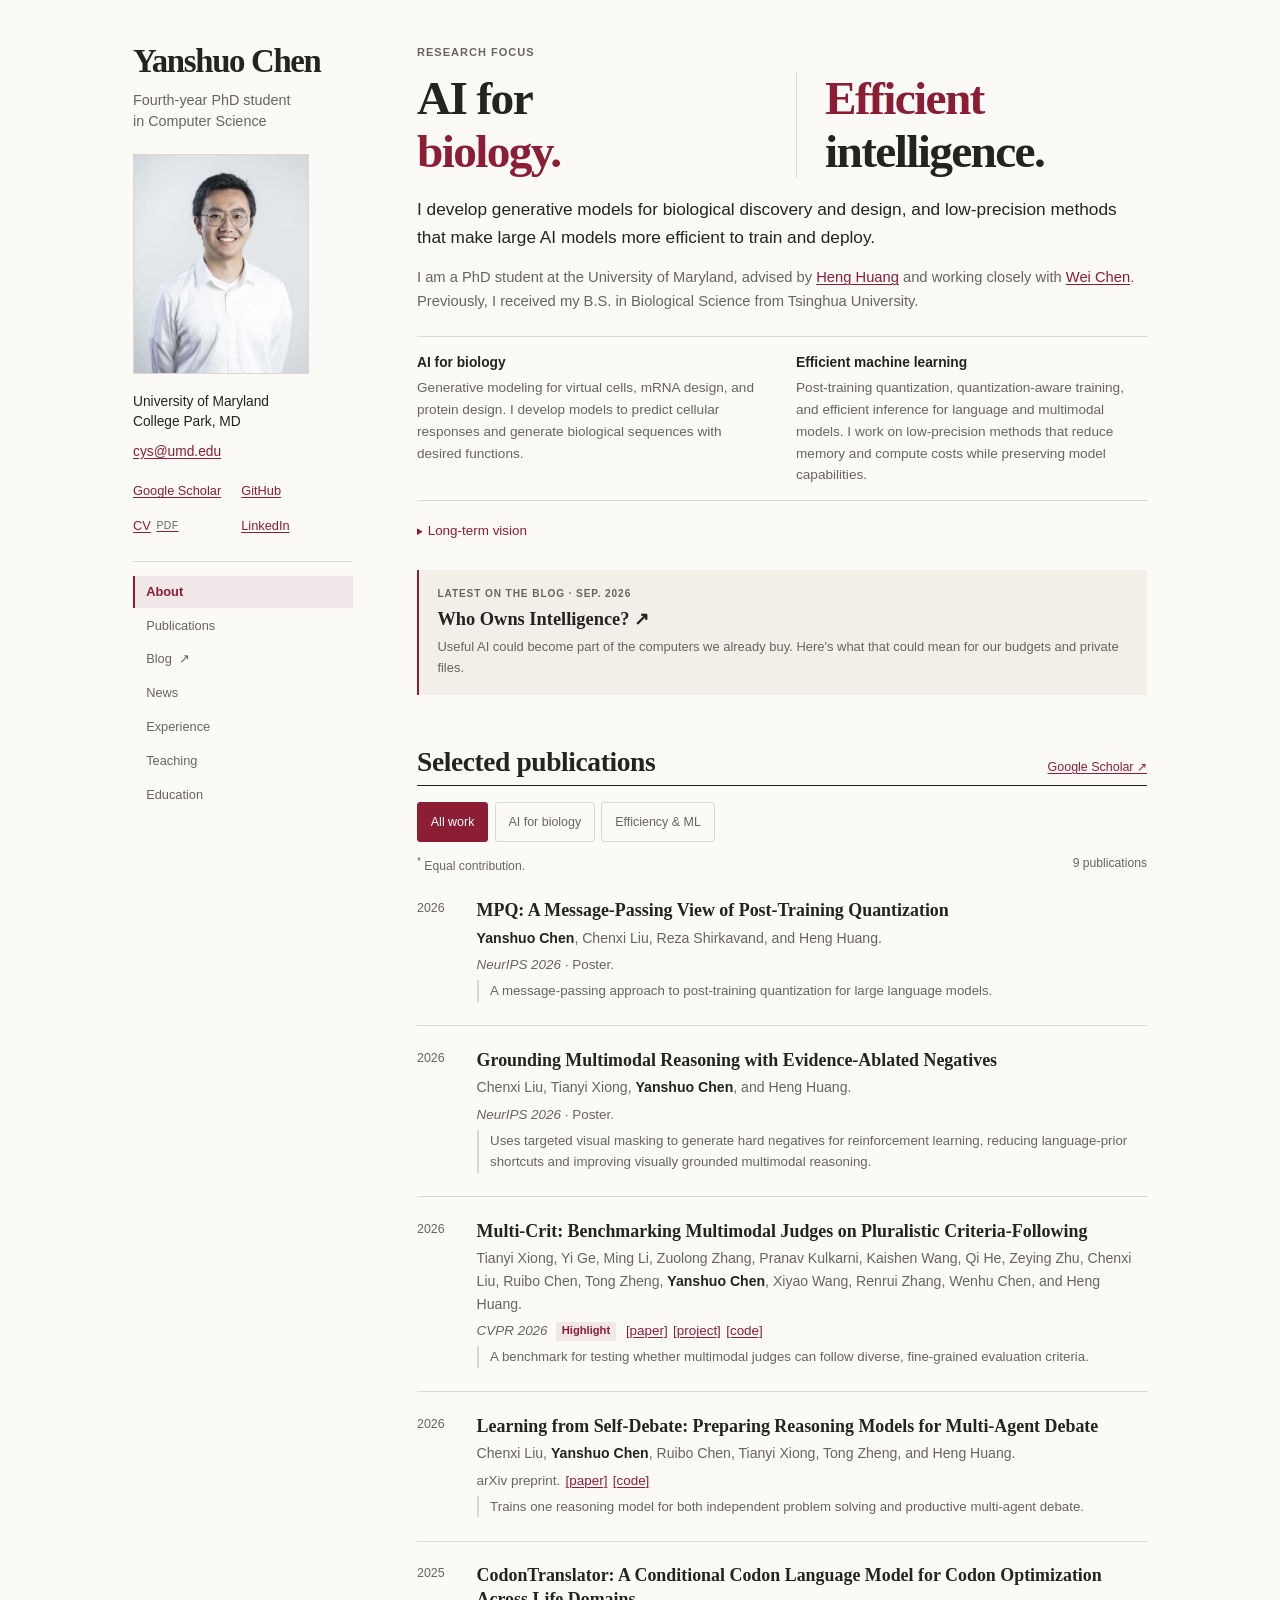
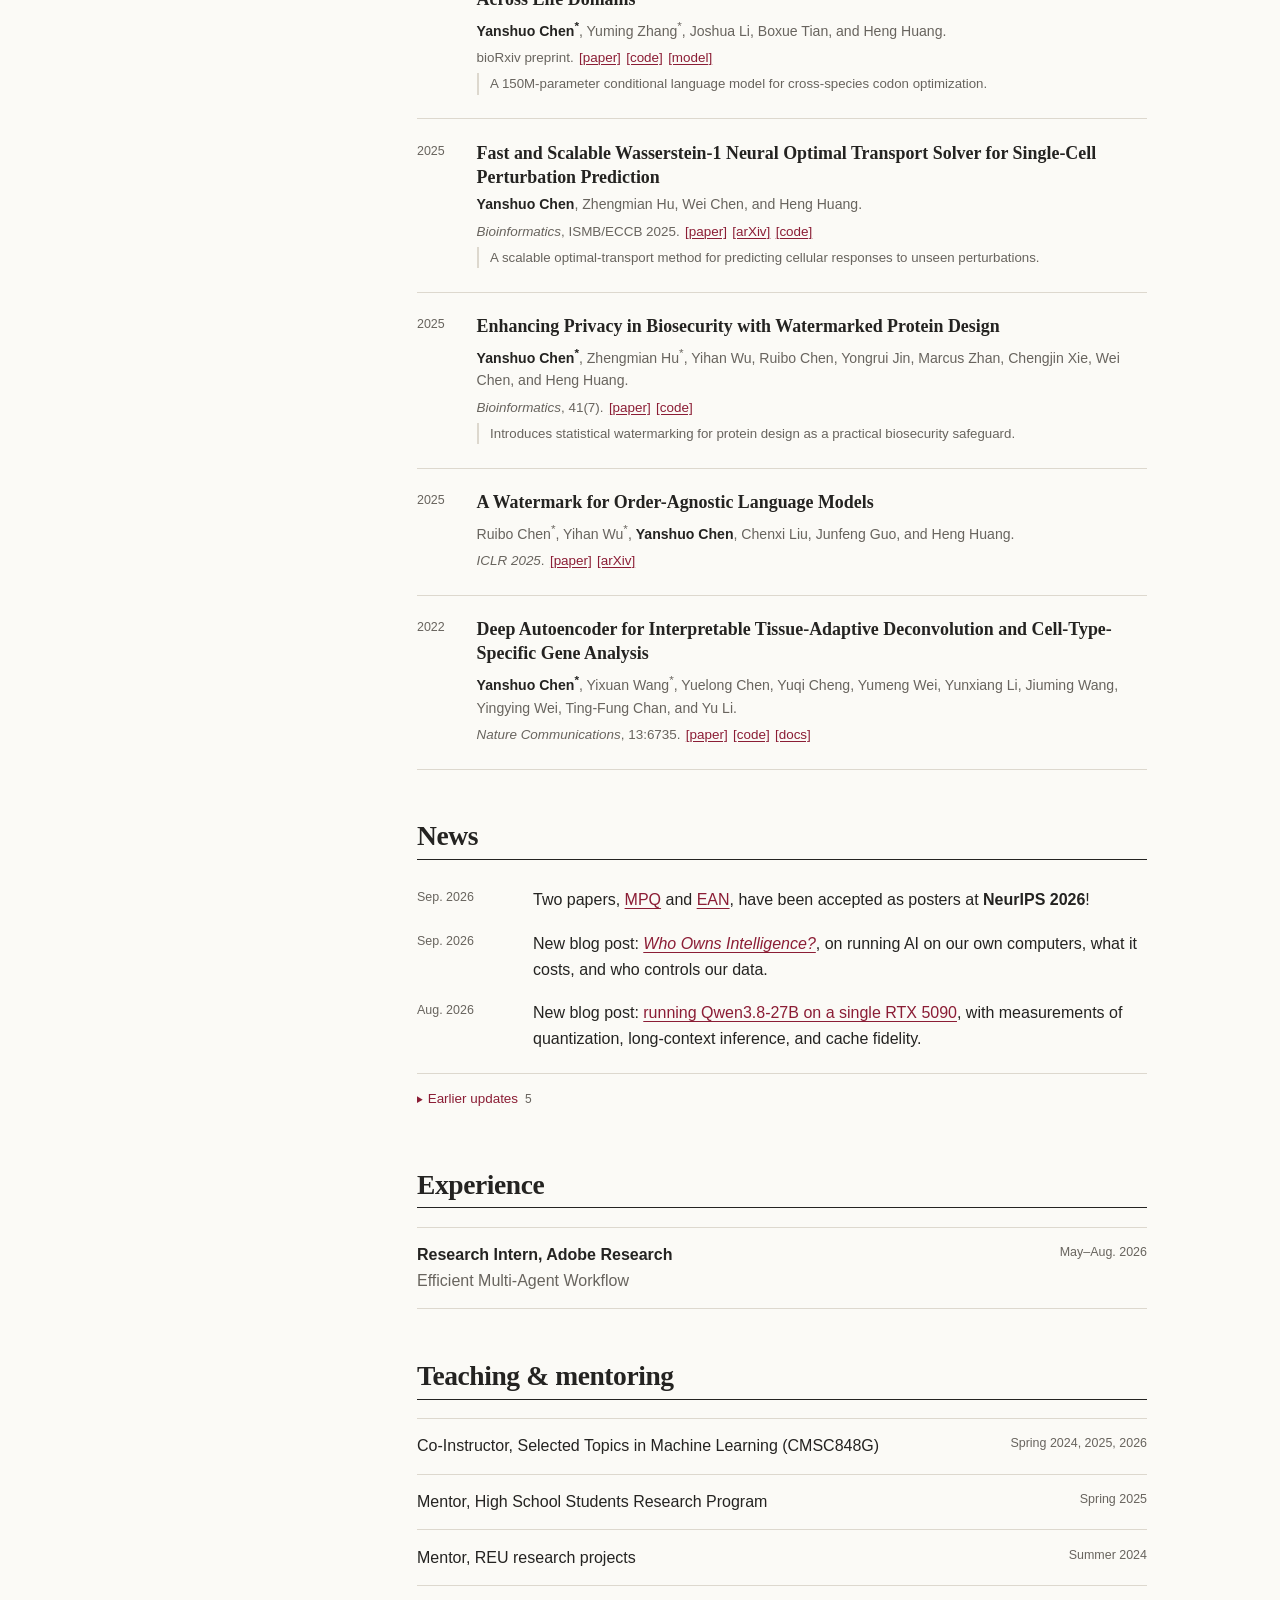
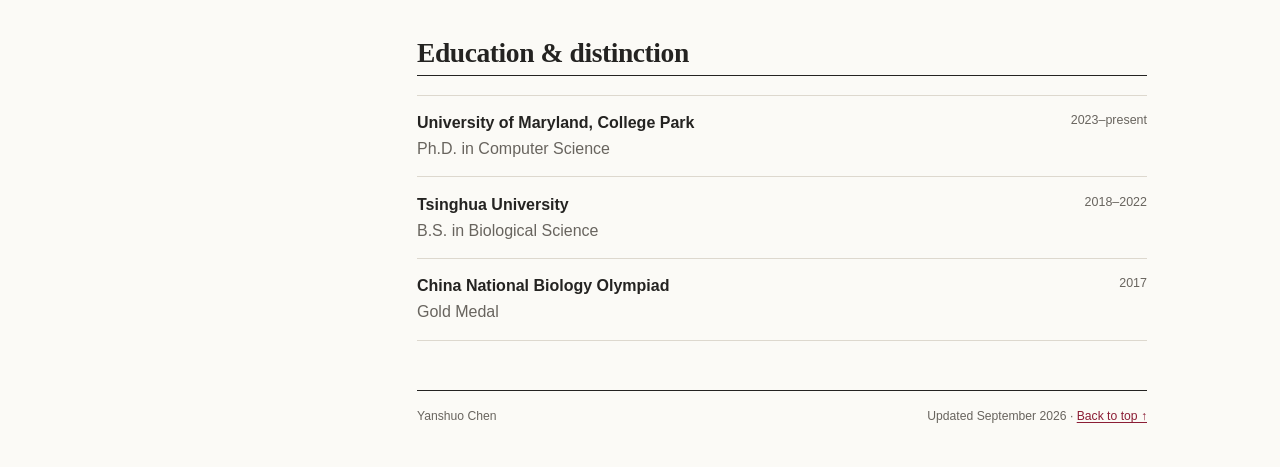
<file: index.html>
<!doctype html>
<html lang="en">
  <head>
    <meta charset="utf-8">
    <meta name="viewport" content="width=device-width, initial-scale=1">
    <meta name="description" content="Yanshuo Chen is a PhD student at the University of Maryland working on generative modeling for biology, post-training quantization, and quantization-aware training. Explore publications, the blog, and academic experience.">
    <meta name="author" content="Yanshuo Chen">
    <meta name="theme-color" content="#fbfaf6">
    <link rel="canonical" href="https://chenyanshuo.com/">
    <title>Yanshuo Chen — AI for Biology &amp; Efficient ML</title>
    <link rel="icon" href="assets/favicon.svg" type="image/svg+xml">
    <link rel="stylesheet" href="css/proposal.css?v=4">
    <script src="js/proposal.js?v=2" defer></script>
  </head>
  <body>
    <a class="skip-link" href="#content">Skip to content</a>

    <div class="page-shell" id="top">
      <aside class="identity-rail" aria-label="Profile and navigation">
        <div class="identity-heading">
          <h1>Yanshuo Chen</h1>
          <p>Fourth-year PhD student<br>in Computer Science</p>
        </div>

        <img class="portrait" src="assets/yanshuo-headshot.webp" alt="Portrait of Yanshuo Chen" width="480" height="720" fetchpriority="high">

        <div class="affiliation">
          <p>University of Maryland<br>College Park, MD</p>
          <a href="mailto:cys@umd.edu">cys@umd.edu</a>
        </div>

        <div class="profile-links" aria-label="Profile links">
          <a href="https://scholar.google.com/citations?user=D7bp1H8AAAAJ&amp;hl=en" target="_blank" rel="noreferrer">Google Scholar</a>
          <a href="https://github.com/poseidonchan" target="_blank" rel="noreferrer">GitHub</a>
          <a href="assets/yanshuo-chen-cv-public.pdf?v=2026-09-27-r2" target="_blank" rel="noreferrer" aria-label="Curriculum vitae (PDF, updated September 2026)">CV <span class="file-label">PDF</span></a>
          <a href="https://www.linkedin.com/in/yanshuo-chen-592a1b254/" target="_blank" rel="noreferrer">LinkedIn</a>
        </div>

        <nav class="section-nav" aria-label="Page sections">
          <a href="#about" aria-current="location">About</a>
          <a href="#publications">Publications</a>
          <a href="blog.html">Blog <span aria-hidden="true">↗</span></a>
          <a href="#news">News</a>
          <a href="#experience">Experience</a>
          <a href="#teaching">Teaching</a>
          <a href="#education">Education</a>
        </nav>
      </aside>

      <main class="content" id="content" tabindex="-1">
        <section class="section about" id="about" aria-labelledby="about-title">
          <p class="eyebrow">Research focus</p>
          <h2 class="research-headline" id="about-title">
            <span class="focus-direction">AI for <span class="focus-line focus-keyword">biology.</span></span>
            <span class="focus-direction"><span class="focus-keyword">Efficient</span> <span class="focus-line">intelligence.</span></span>
          </h2>
          <p class="lead">
            I develop generative models for biological discovery and design, and low-precision methods that make large AI models more efficient to train and deploy.
          </p>
          <p class="bio">
            I am a PhD student at the University of Maryland, advised by
            <a href="https://www.cs.umd.edu/~heng/" target="_blank" rel="noreferrer">Heng Huang</a>
            and working closely with
            <a href="https://www.publichealth.pitt.edu/directory/wei-chen" target="_blank" rel="noreferrer">Wei Chen</a>.
            Previously, I received my B.S. in Biological Science from Tsinghua University.
          </p>

          <h3 class="sr-only">Research interests</h3>
          <dl class="interests">
            <div>
              <dt>AI for biology</dt>
              <dd>Generative modeling for virtual cells, mRNA design, and protein design. I develop models to predict cellular responses and generate biological sequences with desired functions.</dd>
            </div>
            <div>
              <dt>Efficient machine learning</dt>
              <dd>Post-training quantization, quantization-aware training, and efficient inference for language and multimodal models. I work on low-precision methods that reduce memory and compute costs while preserving model capabilities.</dd>
            </div>
          </dl>

          <details class="vision-statement" id="vision">
            <summary>Long-term vision</summary>
            <p>
              My long-term mission is to build a future in which biological systems can be understood and responsibly programmed to improve human life, while intelligence is accessible to everyone. I pursue this vision through two complementary directions: AI for biology, to move from understanding life to designing it responsibly; and efficient machine learning, to pair stronger intelligence with substantially lower inference costs so advanced AI becomes a resource everyone can use.
            </p>
          </details>
          <aside class="latest-note" aria-labelledby="latest-note-title">
            <p class="eyebrow">Latest on the blog <span aria-hidden="true">·</span> <time datetime="2026-09-24">Sep. 2026</time></p>
            <h3 id="latest-note-title"><a href="blog/who-owns-intelligence.html">Who Owns Intelligence? <span aria-hidden="true">↗</span></a></h3>
            <p>Useful AI could become part of the computers we already buy. Here's what that could mean for our budgets and private files.</p>
          </aside>
        </section>

        <section class="section" id="publications" aria-labelledby="publications-title">
          <div class="section-title-row">
            <h2 id="publications-title">Selected publications</h2>
            <a href="https://scholar.google.com/citations?user=D7bp1H8AAAAJ&amp;hl=en" target="_blank" rel="noreferrer">Google Scholar <span aria-hidden="true">↗</span></a>
          </div>
          <div class="publication-filters" role="group" aria-label="Filter publications by research area" hidden>
            <button type="button" data-filter="all" aria-pressed="true" aria-controls="publication-list">All work</button>
            <button type="button" data-filter="biology" aria-pressed="false" aria-controls="publication-list">AI for biology</button>
            <button type="button" data-filter="ml" aria-pressed="false" aria-controls="publication-list">Efficiency &amp; ML</button>
          </div>
          <div class="publication-meta">
            <p class="publication-note"><sup>*</sup> Equal contribution.</p>
            <p class="publication-count" role="status" aria-live="polite" aria-atomic="true" hidden></p>
          </div>

          <ol class="publication-list" id="publication-list" role="list">
            <li class="publication" data-area="ml" id="mpq">
              <span class="publication-year">2026</span>
              <div>
                <h3>MPQ: A Message-Passing View of Post-Training Quantization</h3>
                <p class="authors"><strong>Yanshuo Chen</strong>, Chenxi Liu, Reza Shirkavand, and Heng Huang.</p>
                <p class="venue"><em>NeurIPS 2026</em> · Poster.</p>
                <p class="summary">A message-passing approach to post-training quantization for large language models.</p>
              </div>
            </li>

            <li class="publication" data-area="ml" id="ean">
              <span class="publication-year">2026</span>
              <div>
                <h3>Grounding Multimodal Reasoning with Evidence-Ablated Negatives</h3>
                <p class="authors">Chenxi Liu, Tianyi Xiong, <strong>Yanshuo Chen</strong>, and Heng Huang.</p>
                <p class="venue"><em>NeurIPS 2026</em> · Poster.</p>
                <p class="summary">Uses targeted visual masking to generate hard negatives for reinforcement learning, reducing language-prior shortcuts and improving visually grounded multimodal reasoning.</p>
              </div>
            </li>

            <li class="publication" data-area="ml">
              <span class="publication-year">2026</span>
              <div>
                <h3><a href="https://openaccess.thecvf.com/content/CVPR2026/html/Xiong_Multi-Crit_Benchmarking_Multimodal_Judges_on_Pluralistic_Criteria-Following_CVPR_2026_paper.html" target="_blank" rel="noreferrer">Multi-Crit: Benchmarking Multimodal Judges on Pluralistic Criteria-Following</a></h3>
                <p class="authors">Tianyi Xiong, Yi Ge, Ming Li, Zuolong Zhang, Pranav Kulkarni, Kaishen Wang, Qi He, Zeying Zhu, Chenxi Liu, Ruibo Chen, Tong Zheng, <strong>Yanshuo Chen</strong>, Xiyao Wang, Renrui Zhang, Wenhu Chen, and Heng Huang.</p>
                <p class="venue"><em>CVPR 2026</em> <span class="recognition">Highlight</span> <a href="https://openaccess.thecvf.com/content/CVPR2026/html/Xiong_Multi-Crit_Benchmarking_Multimodal_Judges_on_Pluralistic_Criteria-Following_CVPR_2026_paper.html" target="_blank" rel="noreferrer">[paper]</a> <a href="https://multi-crit.github.io/" target="_blank" rel="noreferrer">[project]</a> <a href="https://github.com/tyxiong23/Multi-Crit" target="_blank" rel="noreferrer">[code]</a></p>
                <p class="summary">A benchmark for testing whether multimodal judges can follow diverse, fine-grained evaluation criteria.</p>
              </div>
            </li>

            <li class="publication" data-area="ml">
              <span class="publication-year">2026</span>
              <div>
                <h3><a href="https://www.arxiv.org/abs/2601.22297" target="_blank" rel="noreferrer">Learning from Self-Debate: Preparing Reasoning Models for Multi-Agent Debate</a></h3>
                <p class="authors">Chenxi Liu, <strong>Yanshuo Chen</strong>, Ruibo Chen, Tianyi Xiong, Tong Zheng, and Heng Huang.</p>
                <p class="venue">arXiv preprint. <a href="https://www.arxiv.org/abs/2601.22297" target="_blank" rel="noreferrer">[paper]</a> <a href="https://github.com/DawnLIU35/SDRL" target="_blank" rel="noreferrer">[code]</a></p>
                <p class="summary">Trains one reasoning model for both independent problem solving and productive multi-agent debate.</p>
              </div>
            </li>

            <li class="publication" data-area="biology">
              <span class="publication-year">2025</span>
              <div>
                <h3><a href="https://doi.org/10.1101/2025.11.24.690310" target="_blank" rel="noreferrer">CodonTranslator: A Conditional Codon Language Model for Codon Optimization Across Life Domains</a></h3>
                <p class="authors"><strong>Yanshuo Chen<sup>*</sup></strong>, Yuming Zhang<sup>*</sup>, Joshua Li, Boxue Tian, and Heng Huang.</p>
                <p class="venue">bioRxiv preprint. <a href="https://doi.org/10.1101/2025.11.24.690310" target="_blank" rel="noreferrer">[paper]</a> <a href="https://github.com/poseidonchan/CodonTranslator" target="_blank" rel="noreferrer">[code]</a> <a href="https://huggingface.co/alegendaryfish/CodonTranslator" target="_blank" rel="noreferrer">[model]</a></p>
                <p class="summary">A 150M-parameter conditional language model for cross-species codon optimization.</p>
              </div>
            </li>

            <li class="publication" data-area="biology">
              <span class="publication-year">2025</span>
              <div>
                <h3><a href="https://academic.oup.com/bioinformatics/article/41/Supplement_1/i513/8199349" target="_blank" rel="noreferrer">Fast and Scalable Wasserstein-1 Neural Optimal Transport Solver for Single-Cell Perturbation Prediction</a></h3>
                <p class="authors"><strong>Yanshuo Chen</strong>, Zhengmian Hu, Wei Chen, and Heng Huang.</p>
                <p class="venue"><em>Bioinformatics</em>, ISMB/ECCB 2025. <a href="https://academic.oup.com/bioinformatics/article/41/Supplement_1/i513/8199349" target="_blank" rel="noreferrer">[paper]</a> <a href="https://arxiv.org/abs/2411.00614" target="_blank" rel="noreferrer">[arXiv]</a> <a href="https://github.com/poseidonchan/w1ot" target="_blank" rel="noreferrer">[code]</a></p>
                <p class="summary">A scalable optimal-transport method for predicting cellular responses to unseen perturbations.</p>
              </div>
            </li>

            <li class="publication" data-area="biology">
              <span class="publication-year">2025</span>
              <div>
                <h3><a href="https://academic.oup.com/bioinformatics/article/41/7/btaf141/8124073" target="_blank" rel="noreferrer">Enhancing Privacy in Biosecurity with Watermarked Protein Design</a></h3>
                <p class="authors"><strong>Yanshuo Chen<sup>*</sup></strong>, Zhengmian Hu<sup>*</sup>, Yihan Wu, Ruibo Chen, Yongrui Jin, Marcus Zhan, Chengjin Xie, Wei Chen, and Heng Huang.</p>
                <p class="venue"><em>Bioinformatics</em>, 41(7). <a href="https://academic.oup.com/bioinformatics/article/41/7/btaf141/8124073" target="_blank" rel="noreferrer">[paper]</a> <a href="https://github.com/poseidonchan/ProteinWatermark" target="_blank" rel="noreferrer">[code]</a></p>
                <p class="summary">Introduces statistical watermarking for protein design as a practical biosecurity safeguard.</p>
              </div>
            </li>

            <li class="publication" data-area="ml">
              <span class="publication-year">2025</span>
              <div>
                <h3><a href="https://openreview.net/forum?id=Nlm3Xf0W9S" target="_blank" rel="noreferrer">A Watermark for Order-Agnostic Language Models</a></h3>
                <p class="authors">Ruibo Chen<sup>*</sup>, Yihan Wu<sup>*</sup>, <strong>Yanshuo Chen</strong>, Chenxi Liu, Junfeng Guo, and Heng Huang.</p>
                <p class="venue"><em>ICLR 2025</em>. <a href="https://openreview.net/forum?id=Nlm3Xf0W9S" target="_blank" rel="noreferrer">[paper]</a> <a href="https://arxiv.org/abs/2410.13805" target="_blank" rel="noreferrer">[arXiv]</a></p>
              </div>
            </li>

            <li class="publication" data-area="biology">
              <span class="publication-year">2022</span>
              <div>
                <h3><a href="https://www.nature.com/articles/s41467-022-34550-9" target="_blank" rel="noreferrer">Deep Autoencoder for Interpretable Tissue-Adaptive Deconvolution and Cell-Type-Specific Gene Analysis</a></h3>
                <p class="authors"><strong>Yanshuo Chen<sup>*</sup></strong>, Yixuan Wang<sup>*</sup>, Yuelong Chen, Yuqi Cheng, Yumeng Wei, Yunxiang Li, Jiuming Wang, Yingying Wei, Ting-Fung Chan, and Yu Li.</p>
                <p class="venue"><em>Nature Communications</em>, 13:6735. <a href="https://www.nature.com/articles/s41467-022-34550-9" target="_blank" rel="noreferrer">[paper]</a> <a href="https://github.com/poseidonchan/TAPE" target="_blank" rel="noreferrer">[code]</a> <a href="https://sctape.readthedocs.io/" target="_blank" rel="noreferrer">[docs]</a></p>
              </div>
            </li>
          </ol>
        </section>

        <section class="section" id="news" aria-labelledby="news-title">
          <h2 id="news-title">News</h2>
          <ul class="news-list">
            <li>
              <time datetime="2026-09">Sep. 2026</time>
              <span>Two papers, <a href="#mpq">MPQ</a> and <a href="#ean">EAN</a>, have been accepted as posters at <strong>NeurIPS 2026</strong>!</span>
            </li>
            <li>
              <time datetime="2026-09-24">Sep. 2026</time>
              <span>New blog post: <a href="blog/who-owns-intelligence.html"><em>Who Owns Intelligence?</em></a>, on running AI on our own computers, what it costs, and who controls our data.</span>
            </li>
            <li>
              <time datetime="2026-08">Aug. 2026</time>
              <span>New blog post: <a href="blog/qwen38-5090.html">running Qwen3.8-27B on a single RTX 5090</a>, with measurements of quantization, long-context inference, and cache fidelity.</span>
            </li>
          </ul>
          <details class="news-archive">
            <summary>Earlier updates <span class="archive-count">5</span></summary>
            <ul class="news-list">
              <li>
                <time datetime="2026-06">Jun. 2026</time>
                <span>Our <a href="https://multi-crit.github.io/" target="_blank" rel="noreferrer"><em>Multi-Crit</em></a> paper appeared at CVPR 2026 and was selected as a <strong>Highlight</strong>.</span>
              </li>
              <li>
                <time datetime="2026-05">May 2026</time>
                <span>Recognized as an <strong>ICML 2026 Gold Reviewer</strong>.</span>
              </li>
              <li>
                <time datetime="2026-01">Jan. 2026</time>
                <span>Released <a href="https://www.arxiv.org/abs/2601.22297" target="_blank" rel="noreferrer"><em>Learning from Self-Debate</em></a>.</span>
              </li>
              <li>
                <time datetime="2025-11">Nov. 2025</time>
                <span>Released <a href="https://www.biorxiv.org/content/10.1101/2025.11.24.690310v1" target="_blank" rel="noreferrer"><em>CodonTranslator</em></a>, its code, and pretrained model.</span>
              </li>
              <li>
                <time datetime="2025-07">Jul. 2025</time>
                <span>Our Wasserstein-1 neural optimal transport solver was published in <em>Bioinformatics</em> and presented at ISMB/ECCB.</span>
              </li>
            </ul>
          </details>
        </section>

        <section class="section" id="experience">
          <h2>Experience</h2>
          <ul class="record-list experience-list">
            <li>
              <div>
                <strong>Research Intern, Adobe Research</strong>
                <span>Efficient Multi-Agent Workflow</span>
              </div>
              <span class="record-date"><time datetime="2026-05">May</time>–<time datetime="2026-08">Aug. 2026</time></span>
            </li>
          </ul>
        </section>

        <section class="section" id="teaching">
          <h2>Teaching &amp; mentoring</h2>
          <ul class="record-list">
            <li><span>Co-Instructor, Selected Topics in Machine Learning (CMSC848G)</span><time>Spring 2024, 2025, 2026</time></li>
            <li><span>Mentor, High School Students Research Program</span><time>Spring 2025</time></li>
            <li><span>Mentor, REU research projects</span><time>Summer 2024</time></li>
          </ul>
        </section>

        <section class="section" id="education">
          <h2>Education &amp; distinction</h2>
          <ul class="education-list">
            <li>
              <div><strong>University of Maryland, College Park</strong><span>Ph.D. in Computer Science</span></div>
              <time>2023–present</time>
            </li>
            <li>
              <div><strong>Tsinghua University</strong><span>B.S. in Biological Science</span></div>
              <time>2018–2022</time>
            </li>
            <li>
              <div><strong>China National Biology Olympiad</strong><span>Gold Medal</span></div>
              <time>2017</time>
            </li>
          </ul>
        </section>

        <footer class="page-footer">
          <span>Yanshuo Chen</span>
          <span>Updated <time datetime="2026-09">September 2026</time> <span aria-hidden="true">·</span> <a href="#top">Back to top ↑</a></span>
        </footer>
      </main>
    </div>
  </body>
</html>
</file>
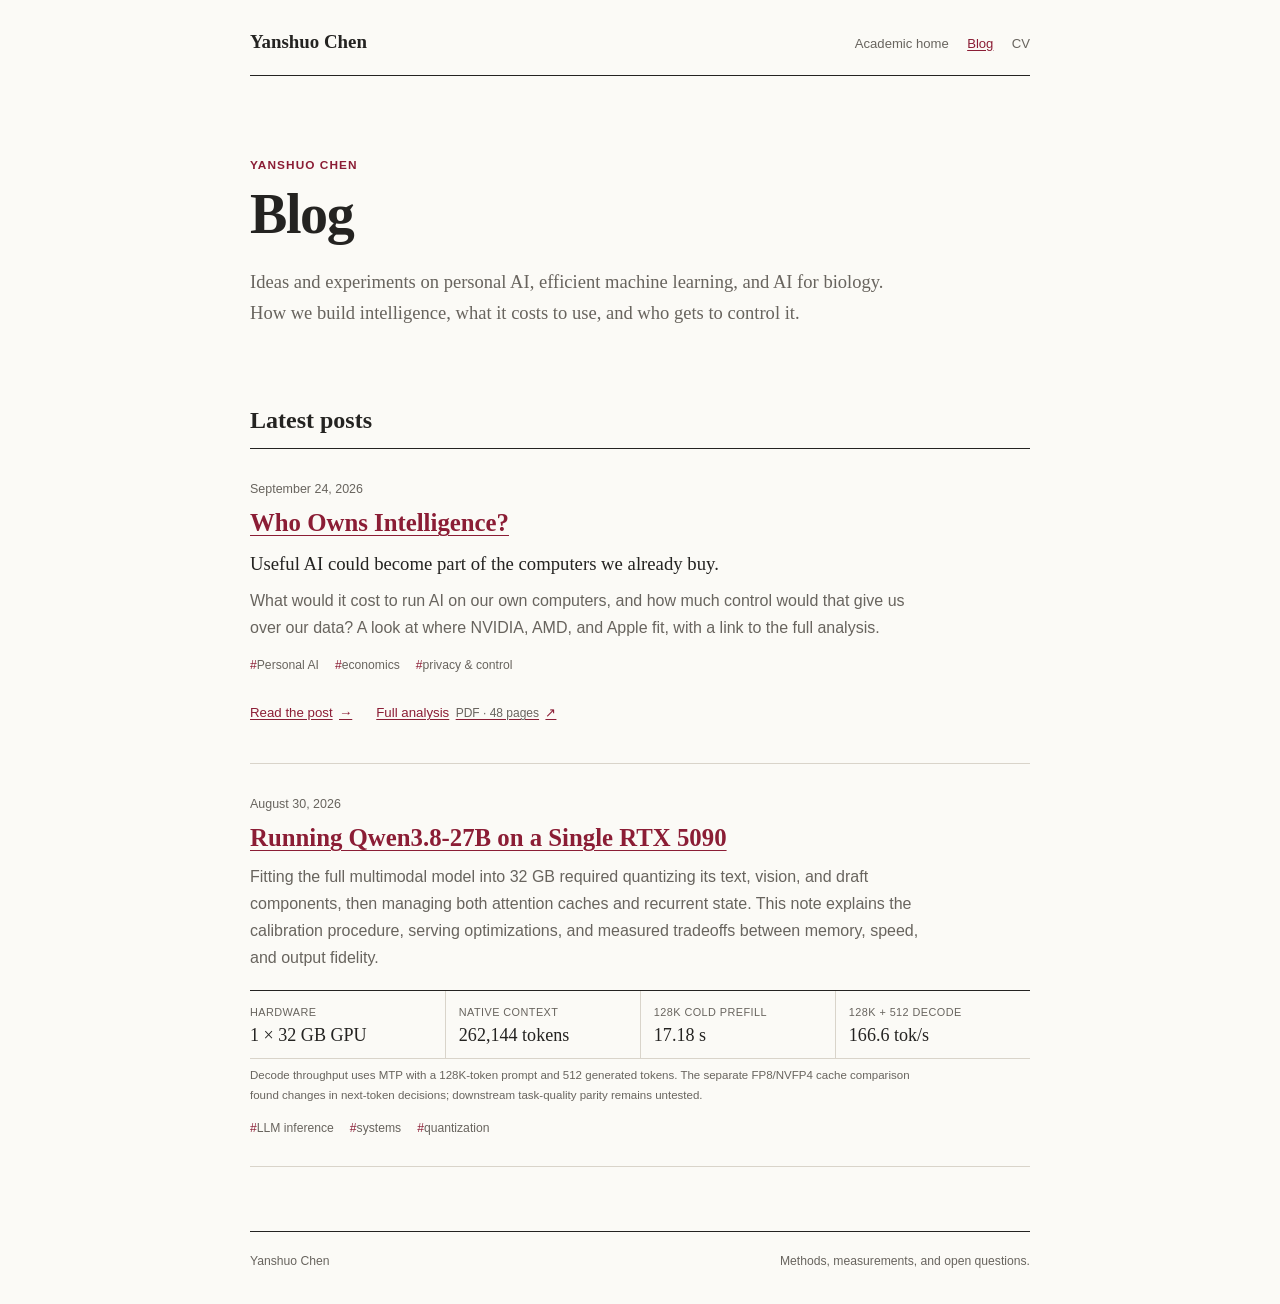
<file: blog.html>
<!doctype html>
<html lang="en">
  <head>
    <meta charset="utf-8">
    <meta name="viewport" content="width=device-width, initial-scale=1">
    <meta name="description" content="Yanshuo Chen's blog on personal AI, efficient machine learning, AI for biology, and the future of computing.">
    <link rel="canonical" href="https://chenyanshuo.com/blog.html">
    <meta name="author" content="Yanshuo Chen">
    <meta name="theme-color" content="#fbfaf6">
    <title>Blog — Yanshuo Chen</title>
    <link rel="icon" href="assets/favicon.svg" type="image/svg+xml">
    <link rel="stylesheet" href="css/blog.css?v=7">
  </head>
  <body>
    <a class="skip-link" href="#content">Skip to content</a>

    <header class="site-header">
      <a class="site-name" href="index.html">Yanshuo Chen</a>
      <nav aria-label="Primary navigation">
        <a href="index.html">Academic home</a>
        <a aria-current="page" href="blog.html">Blog</a>
        <a href="assets/yanshuo-chen-cv-public.pdf?v=2026-09-27-r2" target="_blank" rel="noreferrer" aria-label="Curriculum vitae (PDF, updated September 2026)">CV</a>
      </nav>
    </header>

    <main class="blog-index" id="content" tabindex="-1">
      <header class="index-intro">
        <p class="eyebrow">Yanshuo Chen</p>
        <h1>Blog</h1>
        <p>
          Ideas and experiments on personal AI, efficient machine learning, and AI for biology. How we build intelligence, what it costs to use, and who gets to control it.
        </p>
      </header>

      <section class="post-archive" aria-labelledby="latest-posts">
        <h2 id="latest-posts">Latest posts</h2>
        <article class="post-entry">
          <time datetime="2026-09-24">September 24, 2026</time>
          <h3><a href="blog/who-owns-intelligence.html">Who Owns Intelligence?</a></h3>
          <p class="post-hook">Useful AI could become part of the computers we already buy.</p>
          <p>
            What would it cost to run AI on our own computers, and how much control would that give us over our data? A look at where NVIDIA, AMD, and Apple fit, with a link to the full analysis.
          </p>
          <ul class="tag-list" aria-label="Topics">
            <li>Personal AI</li>
            <li>economics</li>
            <li>privacy &amp; control</li>
          </ul>
          <div class="post-links">
            <a href="blog/who-owns-intelligence.html">Read the post <span aria-hidden="true">→</span></a>
            <a href="assets/who-owns-intelligence-en-v18.pdf" type="application/pdf" target="_blank" rel="noreferrer">Full analysis <span class="link-meta">PDF · 48 pages</span> <span aria-hidden="true">↗</span></a>
          </div>
        </article>
        <article class="post-entry">
          <time datetime="2026-08-30">August 30, 2026</time>
          <h3><a href="blog/qwen38-5090.html">Running Qwen3.8-27B on a Single RTX 5090</a></h3>
          <p>
            Fitting the full multimodal model into 32 GB required quantizing its text, vision, and draft components, then managing both attention caches and recurrent state. This note explains the calibration procedure, serving optimizations, and measured tradeoffs between memory, speed, and output fidelity.
          </p>
          <dl class="entry-results" aria-label="Headline results">
            <div><dt>Hardware</dt><dd>1 × 32 GB GPU</dd></div>
            <div><dt>Native context</dt><dd>262,144 tokens</dd></div>
            <div><dt>128K cold prefill</dt><dd>17.18 s</dd></div>
            <div><dt>128K + 512 decode</dt><dd>166.6 tok/s</dd></div>
          </dl>
          <p class="entry-result-note">Decode throughput uses MTP with a 128K-token prompt and 512 generated tokens. The separate FP8/NVFP4 cache comparison found changes in next-token decisions; downstream task-quality parity remains untested.</p>
          <ul class="tag-list" aria-label="Topics">
            <li>LLM inference</li>
            <li>systems</li>
            <li>quantization</li>
          </ul>
        </article>
      </section>
    </main>

    <footer class="site-footer">
      <span>Yanshuo Chen</span>
      <span>Methods, measurements, and open questions.</span>
    </footer>
  </body>
</html>
</file>
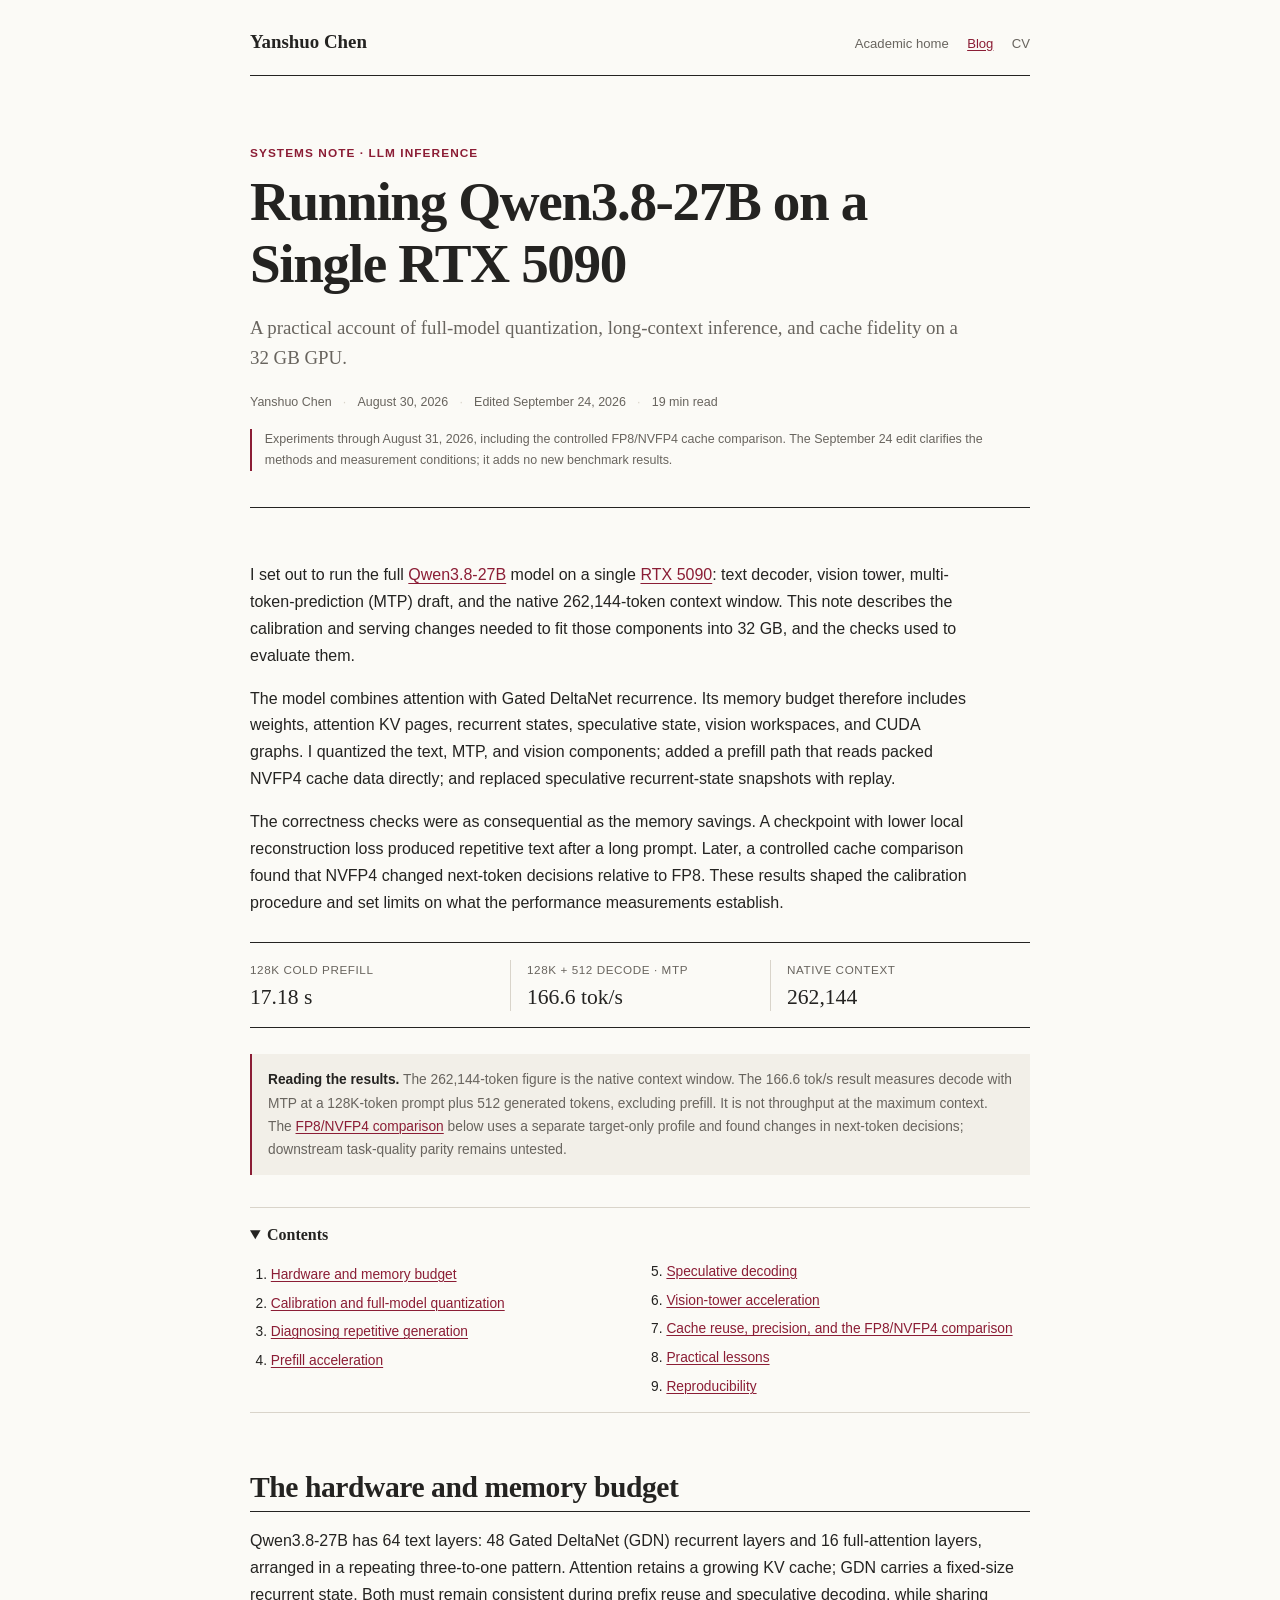
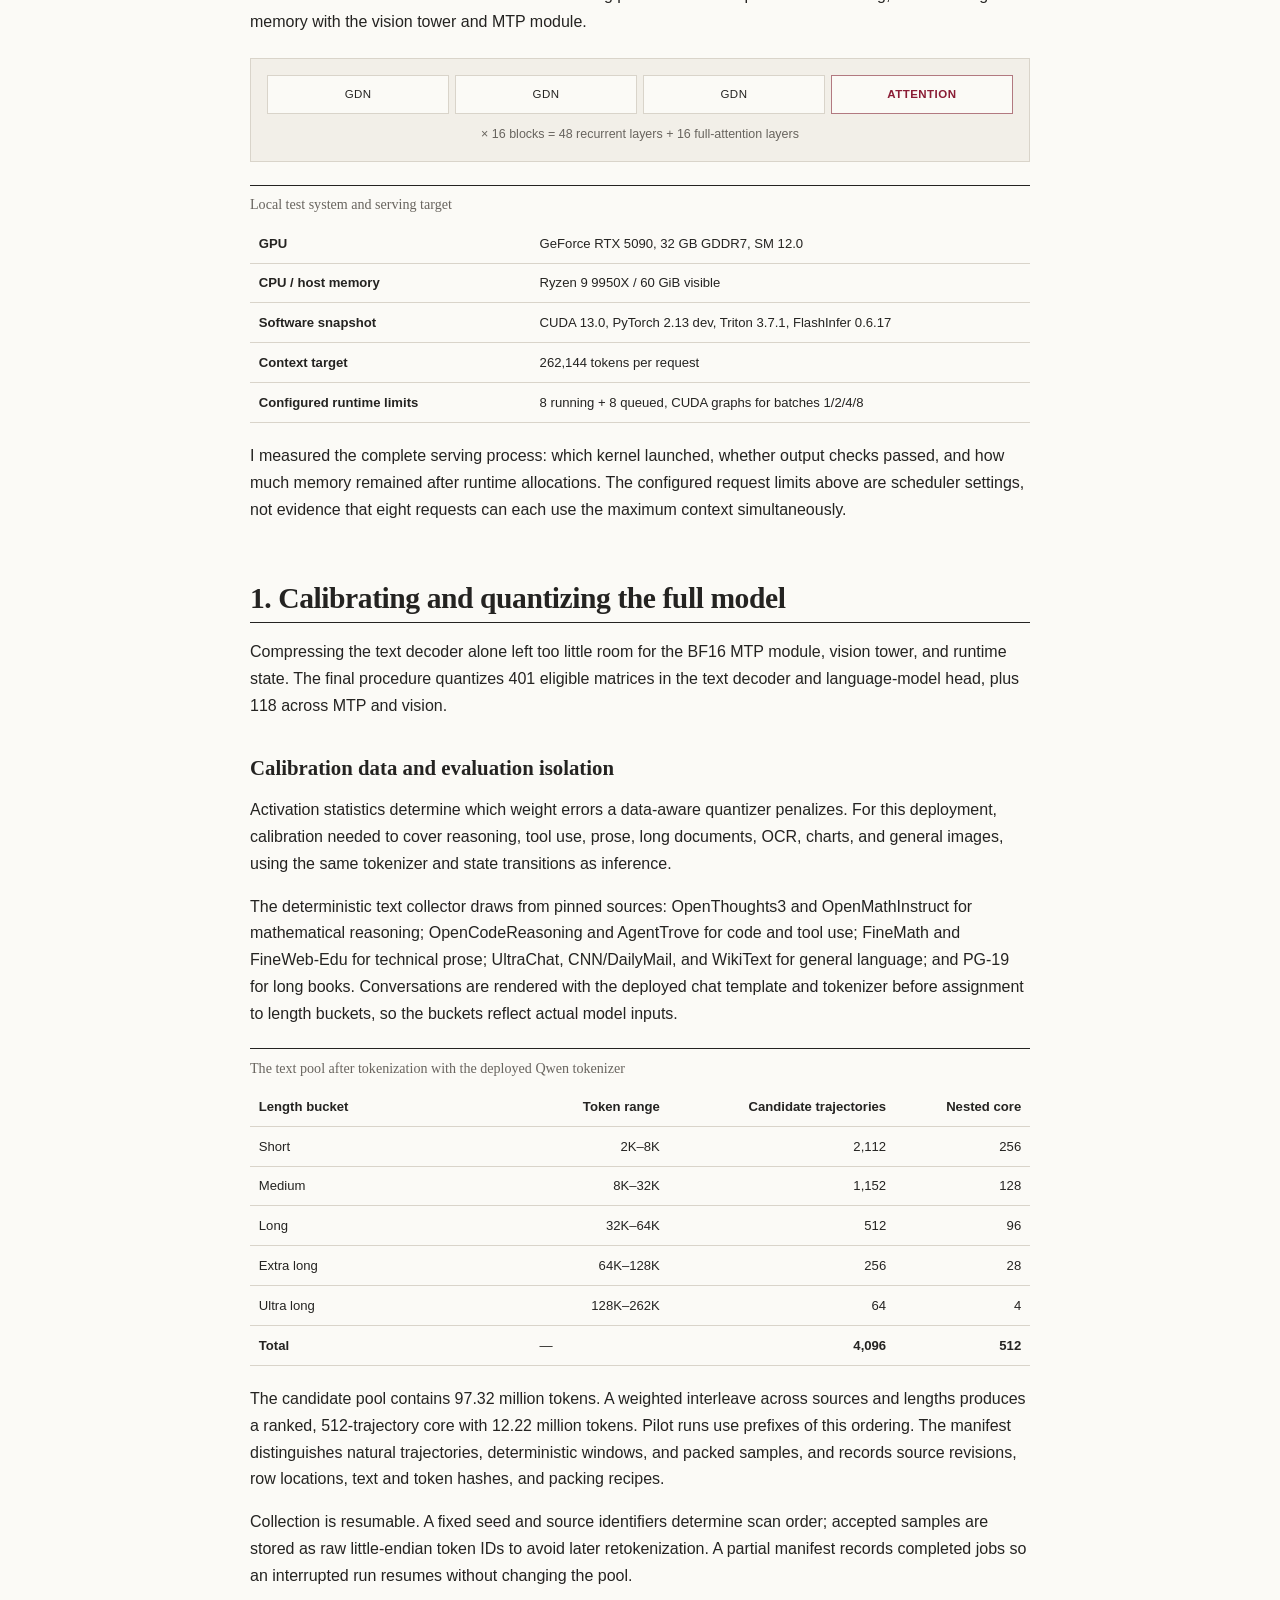
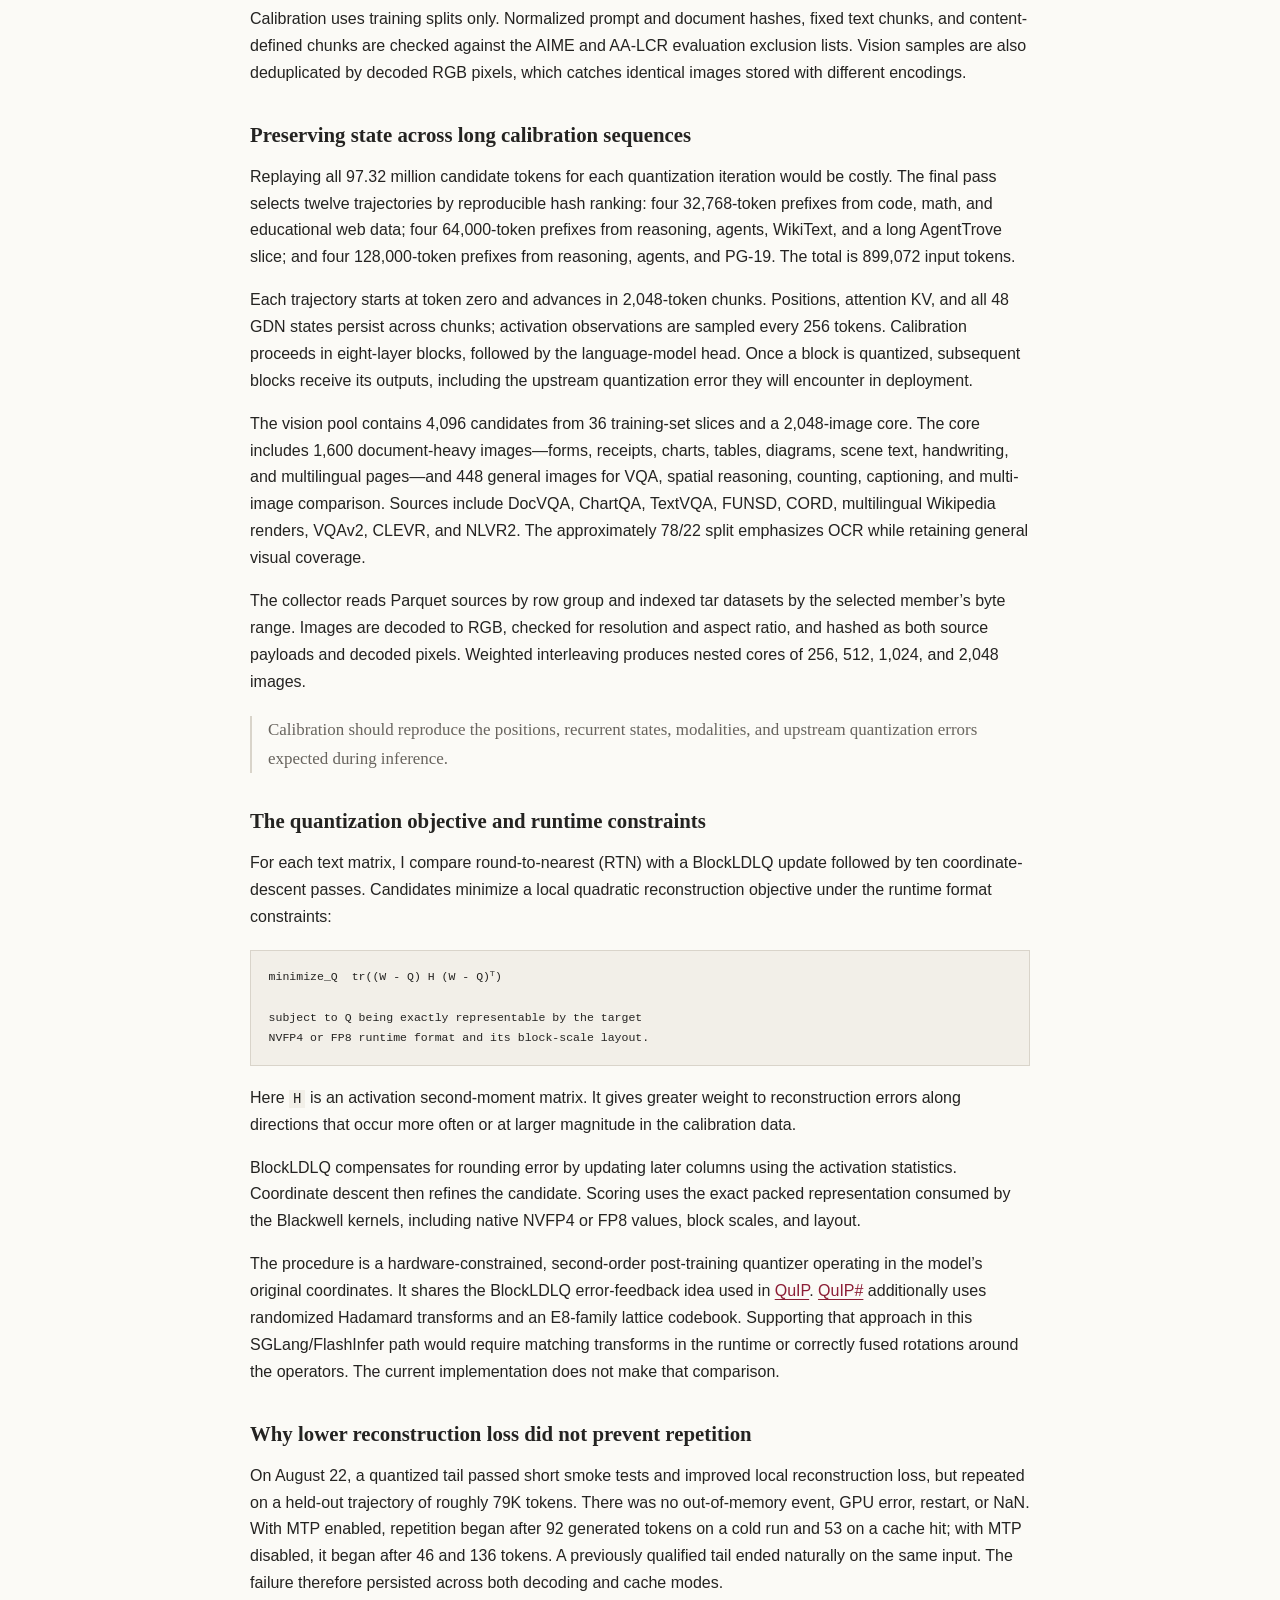
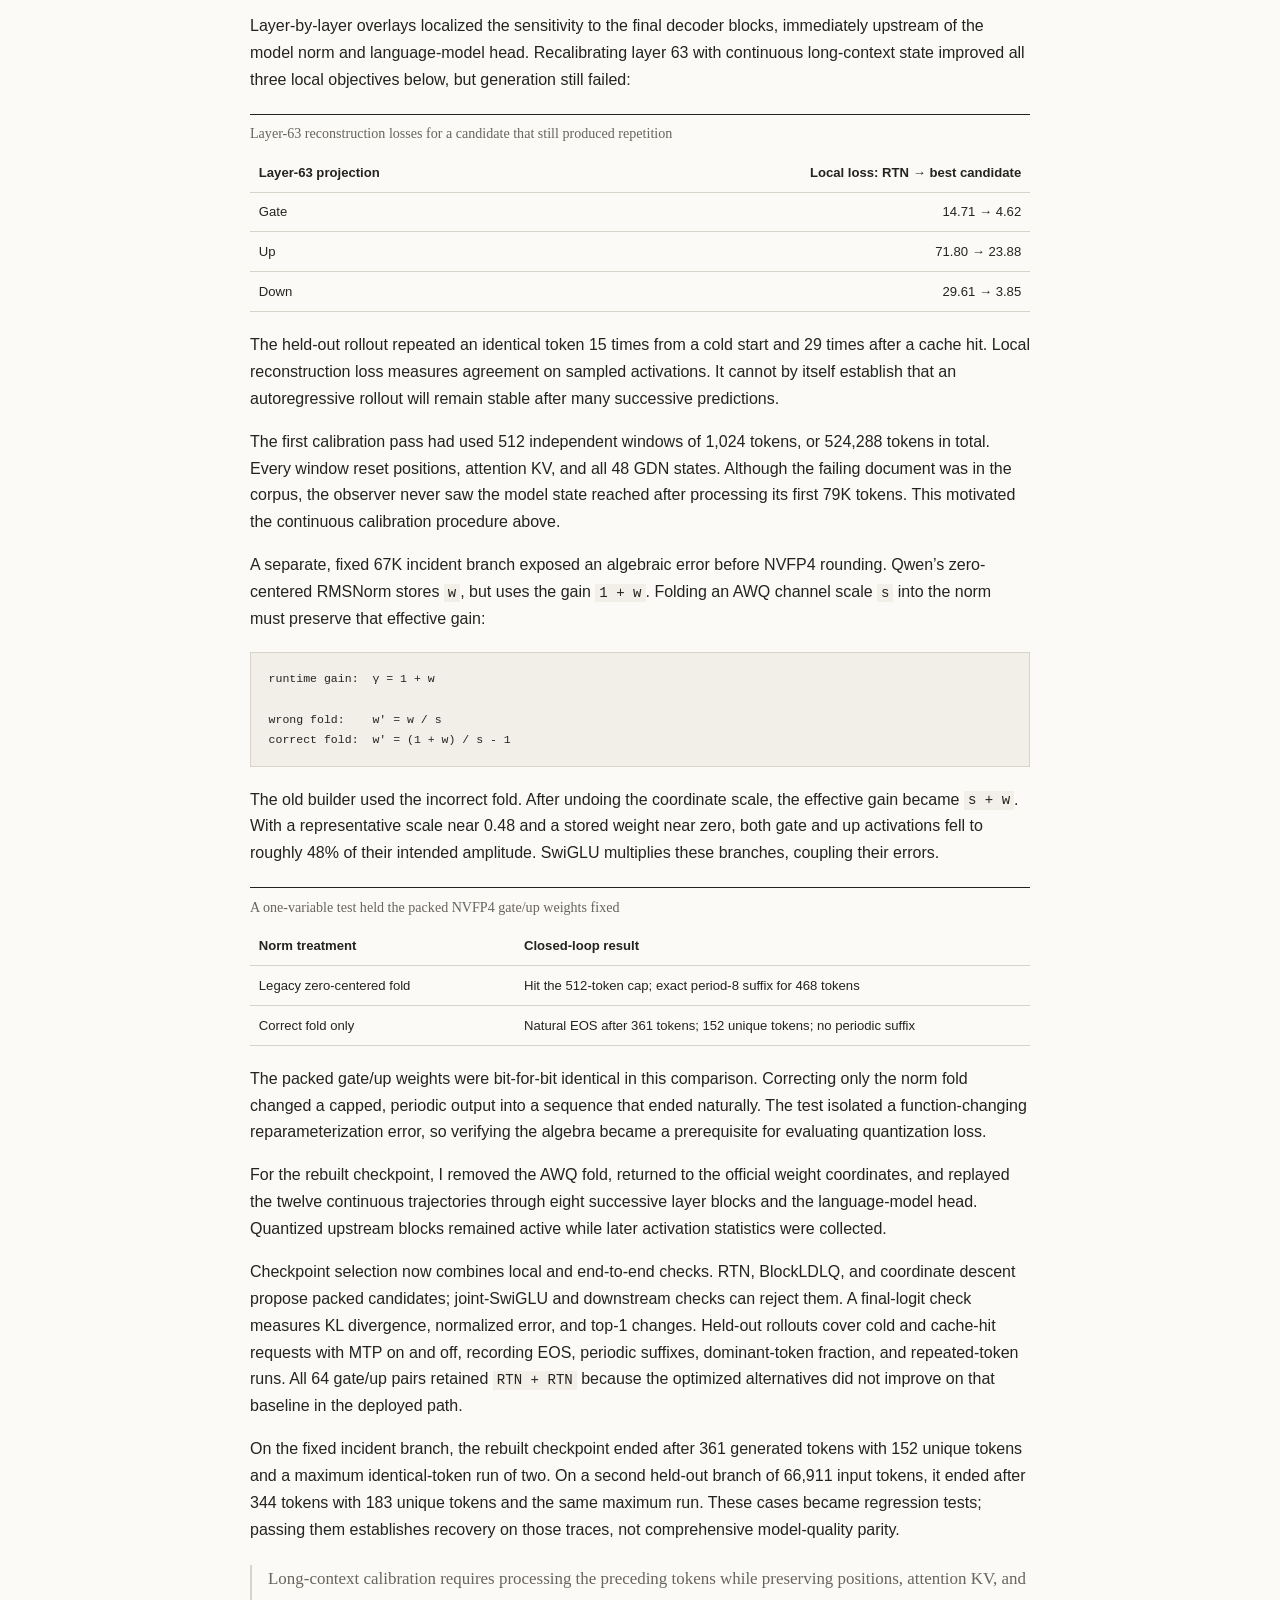
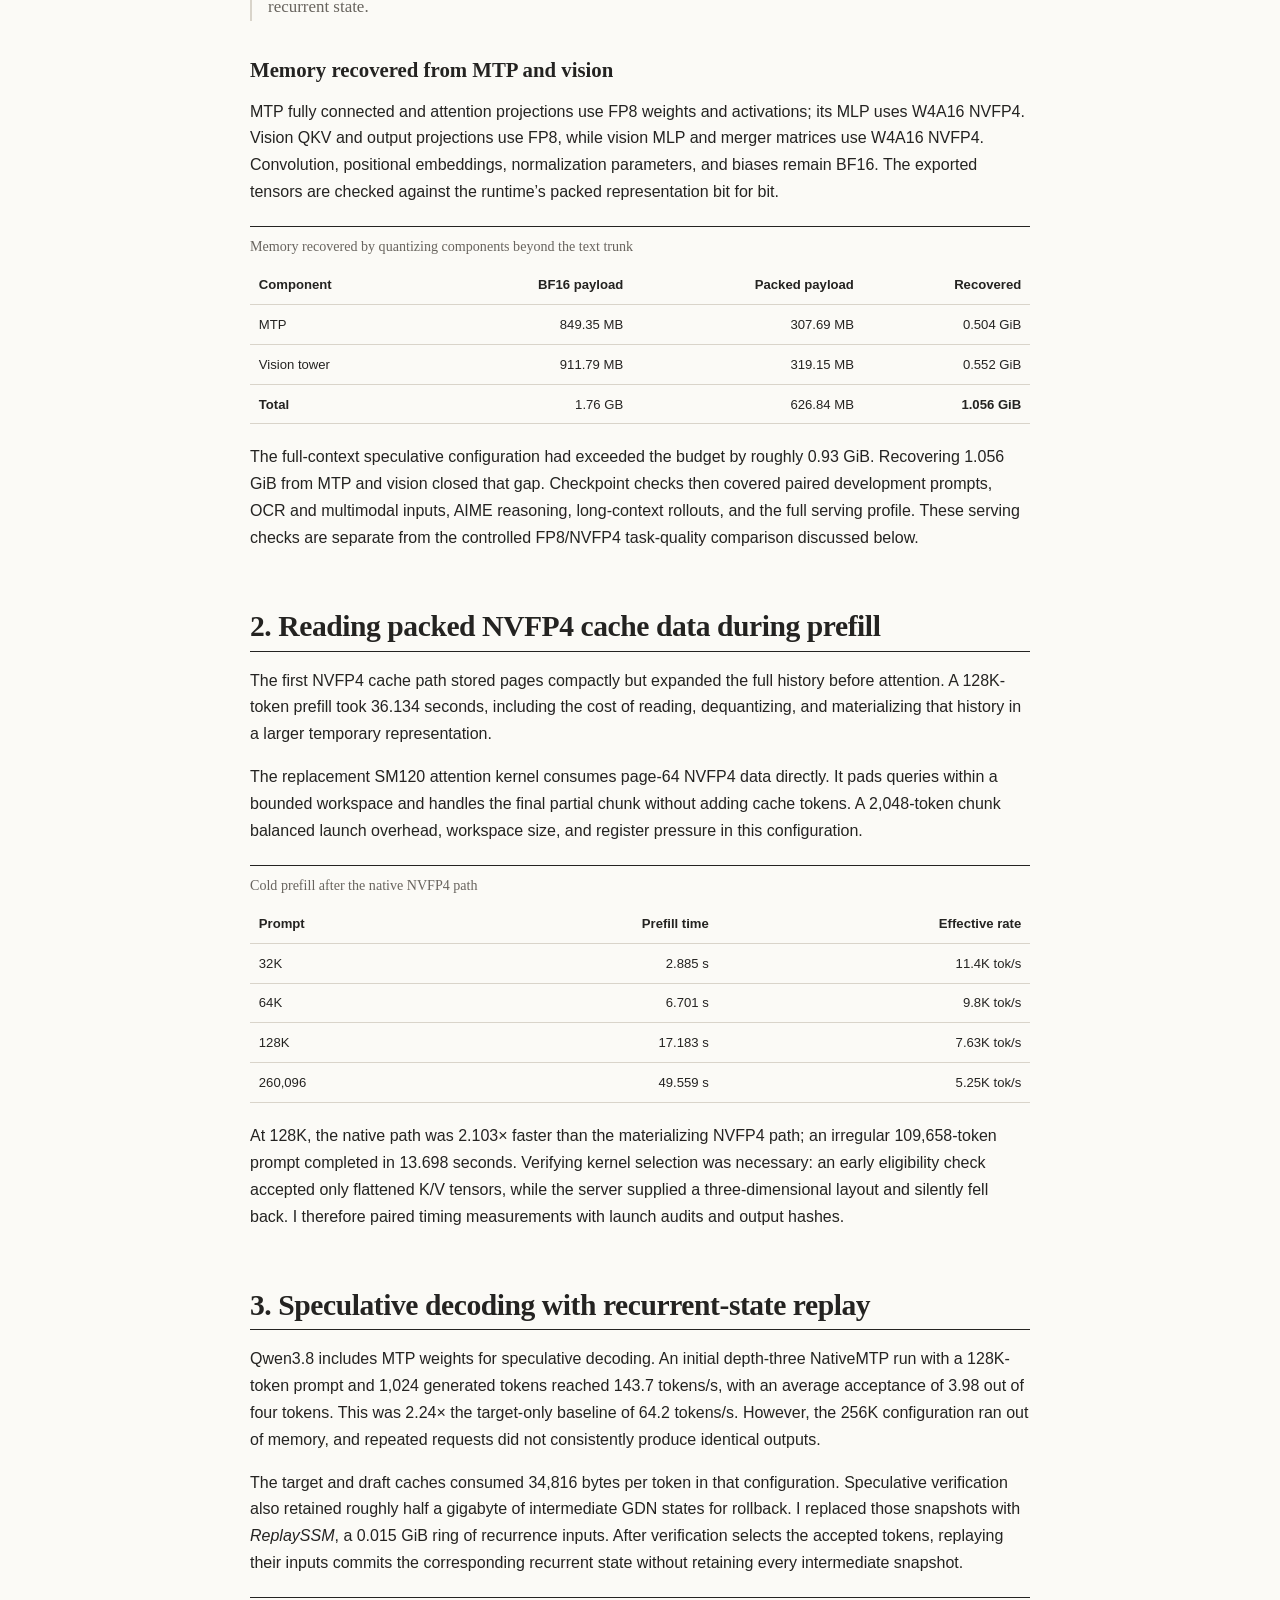
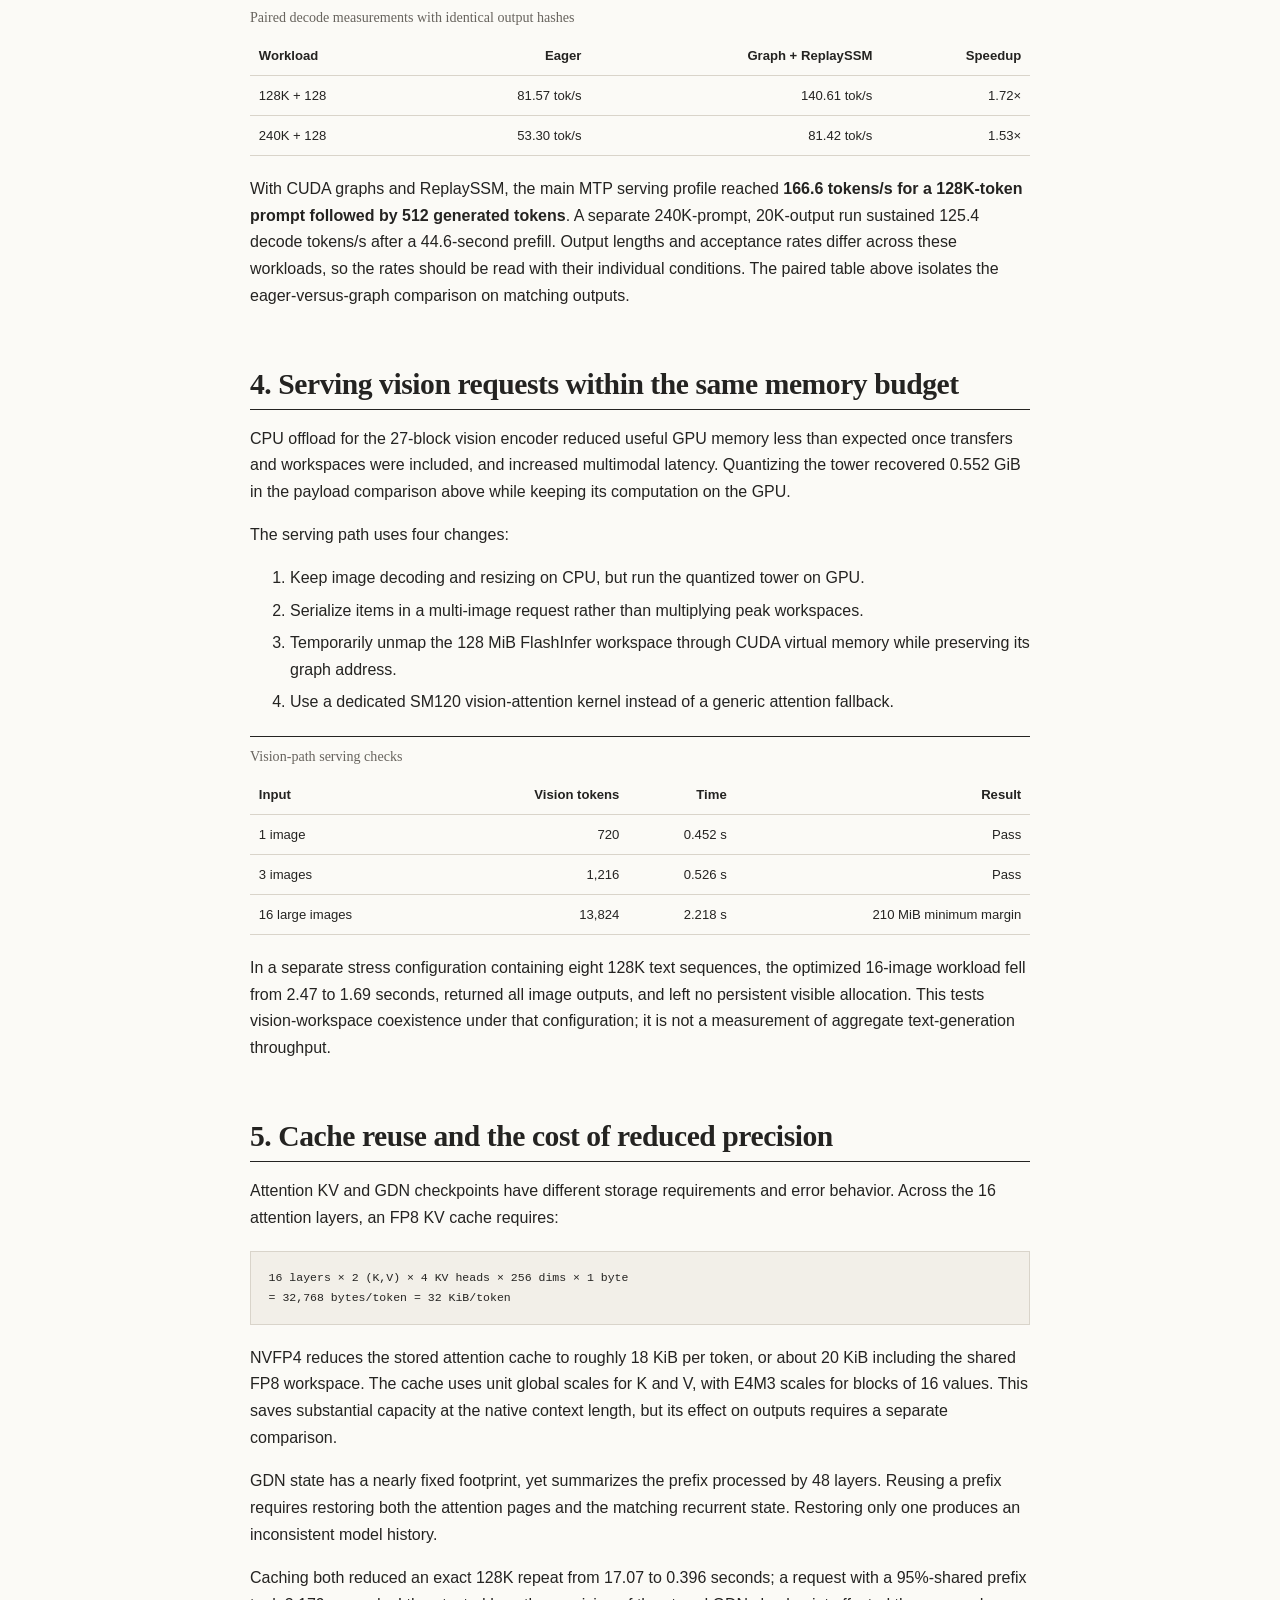
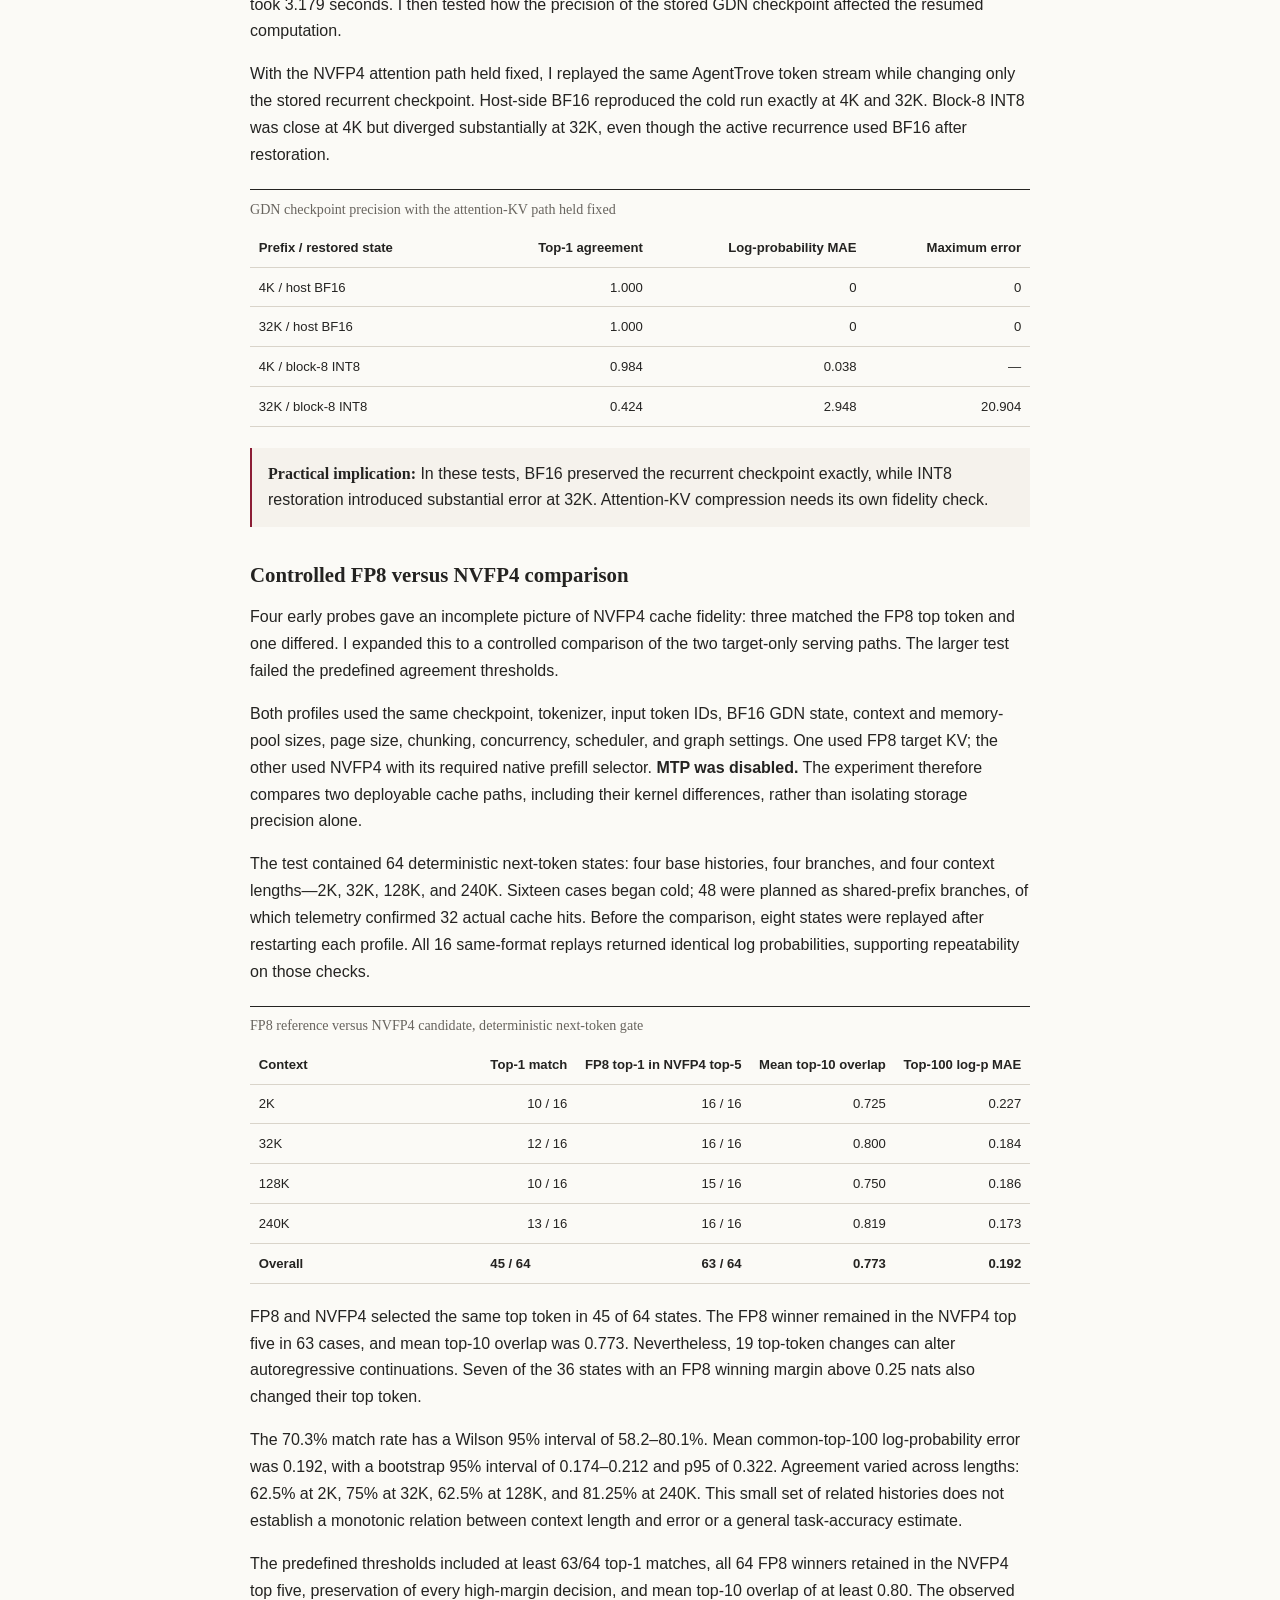
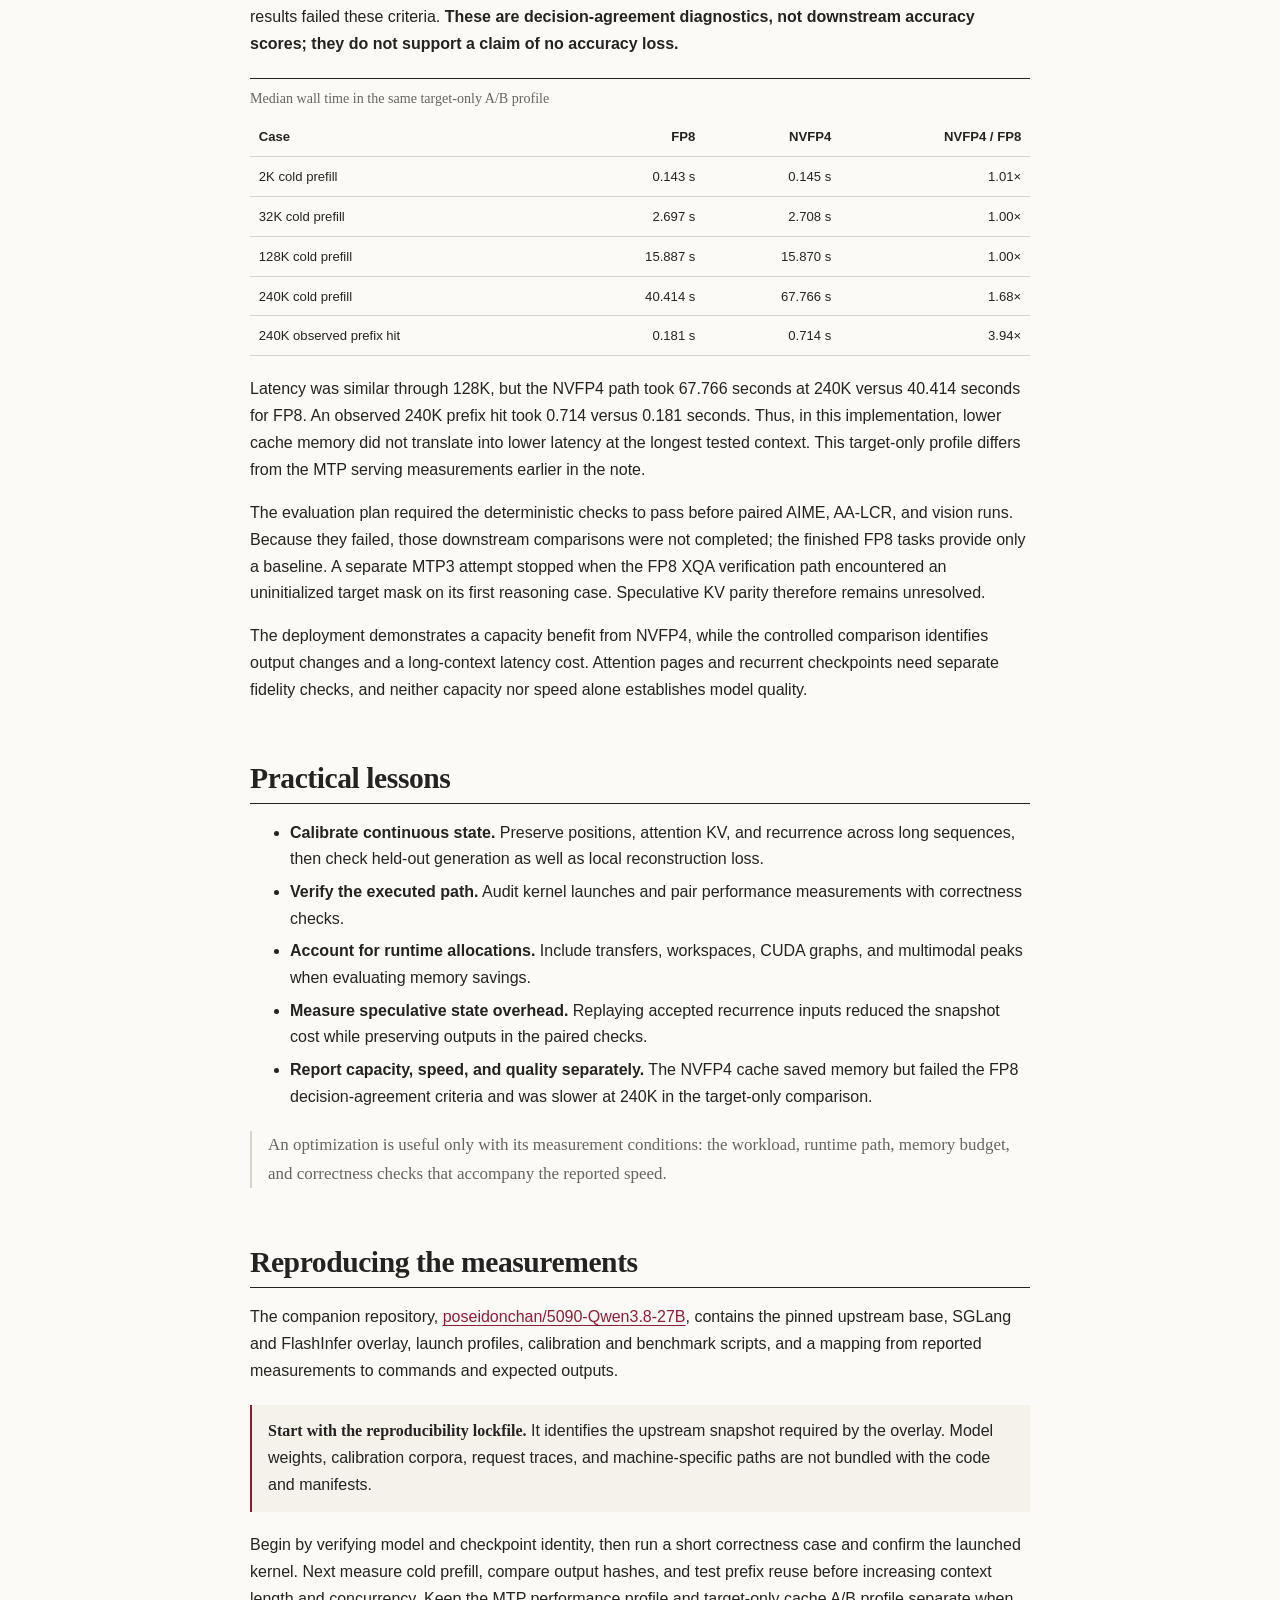
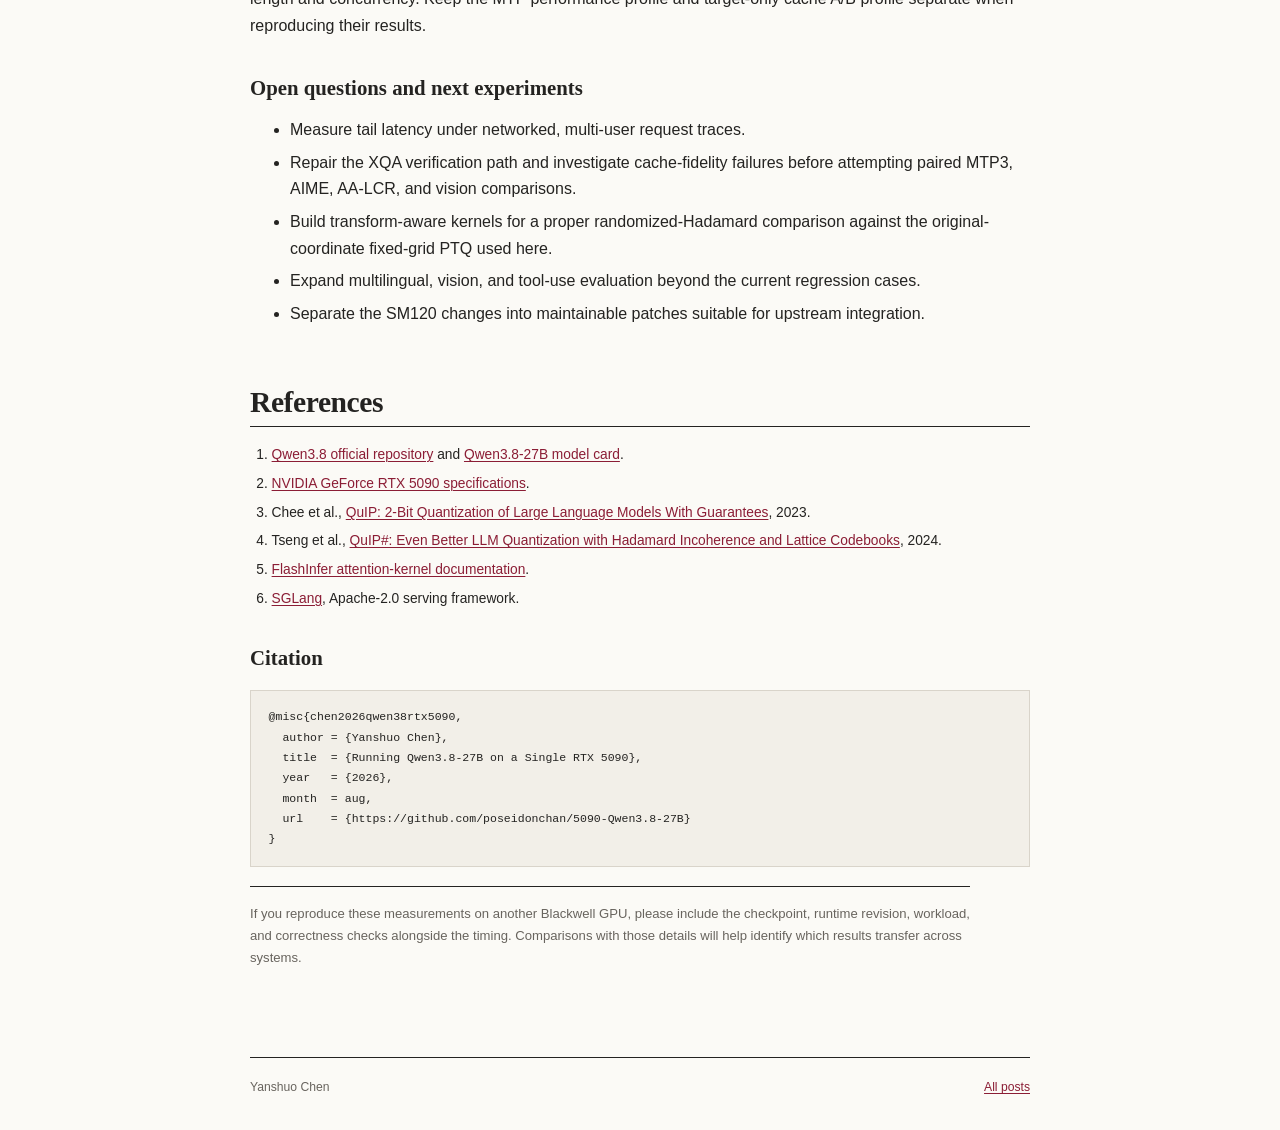
<file: blog/qwen38-5090.html>
<!doctype html>
<html lang="en">
  <head>
    <meta charset="utf-8">
    <meta name="viewport" content="width=device-width, initial-scale=1">
    <meta name="description" content="Full-model quantization and long-context inference for Qwen3.8-27B on a 32 GB RTX 5090, with measured tradeoffs in memory, throughput, and cache fidelity.">
    <link rel="canonical" href="https://chenyanshuo.com/blog/qwen38-5090.html">
    <meta name="author" content="Yanshuo Chen">
    <meta name="theme-color" content="#fbfaf6">
    <title>Running Qwen3.8-27B on a Single RTX 5090 — Yanshuo Chen</title>
    <link rel="icon" href="../assets/favicon.svg" type="image/svg+xml">
    <link rel="stylesheet" href="../css/blog.css?v=7">
  </head>
  <body>
    <a class="skip-link" href="#content">Skip to content</a>

    <header class="site-header">
      <a class="site-name" href="../index.html">Yanshuo Chen</a>
      <nav aria-label="Primary navigation">
        <a href="../index.html">Academic home</a>
        <a aria-current="page" href="../blog.html">Blog</a>
        <a href="../assets/yanshuo-chen-cv-public.pdf?v=2026-09-27-r2" target="_blank" rel="noreferrer" aria-label="Curriculum vitae (PDF, updated September 2026)">CV</a>
      </nav>
    </header>

    <main class="article-shell" id="content" tabindex="-1">
      <article>
        <header class="article-header">
          <p class="eyebrow">Systems note · LLM inference</p>
          <h1>Running Qwen3.8-27B on a Single RTX 5090</h1>
          <p class="dek">
            A practical account of full-model quantization, long-context inference, and cache fidelity on a 32 GB GPU.
          </p>
          <p class="article-meta">
            <span>Yanshuo Chen</span>
            <span><time datetime="2026-08-30">August 30, 2026</time></span>
            <span>Edited <time datetime="2026-09-24">September 24, 2026</time></span>
            <span>19 min read</span>
          </p>
          <p class="update-note">
            Experiments through August 31, 2026, including the controlled FP8/NVFP4 cache comparison. The September 24 edit clarifies the methods and measurement conditions; it adds no new benchmark results.
          </p>
        </header>

        <div class="article-body">
          <p>
            I set out to run the full <a href="https://huggingface.co/Qwen/Qwen3.8-27B" target="_blank" rel="noreferrer">Qwen3.8-27B</a> model on a single <a href="https://www.nvidia.com/en-us/geforce/graphics-cards/50-series/rtx-5090/" target="_blank" rel="noreferrer">RTX 5090</a>: text decoder, vision tower, multi-token-prediction (MTP) draft, and the native 262,144-token context window. This note describes the calibration and serving changes needed to fit those components into 32 GB, and the checks used to evaluate them.
          </p>

          <p>
            The model combines attention with Gated DeltaNet recurrence. Its memory budget therefore includes weights, attention KV pages, recurrent states, speculative state, vision workspaces, and CUDA graphs. I quantized the text, MTP, and vision components; added a prefill path that reads packed NVFP4 cache data directly; and replaced speculative recurrent-state snapshots with replay.
          </p>

          <p>
            The correctness checks were as consequential as the memory savings. A checkpoint with lower local reconstruction loss produced repetitive text after a long prompt. Later, a controlled cache comparison found that NVFP4 changed next-token decisions relative to FP8. These results shaped the calibration procedure and set limits on what the performance measurements establish.
          </p>

          <dl class="key-results" aria-label="Headline results">
            <div>
              <dt>128K cold prefill</dt>
              <dd>17.18 s</dd>
            </div>
            <div>
              <dt>128K + 512 decode · MTP</dt>
              <dd>166.6 tok/s</dd>
            </div>
            <div>
              <dt>Native context</dt>
              <dd>262,144</dd>
            </div>
          </dl>

          <p class="measurement-note">
            <strong>Reading the results.</strong> The 262,144-token figure is the native context window. The 166.6 tok/s result measures decode with MTP at a 128K-token prompt plus 512 generated tokens, excluding prefill. It is not throughput at the maximum context. The <a href="#state">FP8/NVFP4 comparison</a> below uses a separate target-only profile and found changes in next-token decisions; downstream task-quality parity remains untested.
          </p>

          <details class="toc" open>
            <summary>Contents</summary>
            <ol>
              <li><a href="#problem">Hardware and memory budget</a></li>
              <li><a href="#quantization">Calibration and full-model quantization</a></li>
              <li><a href="#degenerate-output">Diagnosing repetitive generation</a></li>
              <li><a href="#prefill">Prefill acceleration</a></li>
              <li><a href="#speculative">Speculative decoding</a></li>
              <li><a href="#vision">Vision-tower acceleration</a></li>
              <li><a href="#state">Cache reuse, precision, and the FP8/NVFP4 comparison</a></li>
              <li><a href="#failures">Practical lessons</a></li>
              <li><a href="#reproduce">Reproducibility</a></li>
            </ol>
          </details>

          <section id="problem">
            <h2>The hardware and memory budget</h2>

            <p>
              Qwen3.8-27B has 64 text layers: 48 Gated DeltaNet (GDN) recurrent layers and 16 full-attention layers, arranged in a repeating three-to-one pattern. Attention retains a growing KV cache; GDN carries a fixed-size recurrent state. Both must remain consistent during prefix reuse and speculative decoding, while sharing memory with the vision tower and MTP module.
            </p>

            <div class="architecture" role="img" aria-label="A 64-layer decoder repeating three Gated DeltaNet layers followed by one full-attention layer, sixteen times">
              <div><span>GDN</span><span>GDN</span><span>GDN</span><strong>Attention</strong></div>
              <p>× 16 blocks = 48 recurrent layers + 16 full-attention layers</p>
            </div>

            <div class="table-wrap">
              <table>
                <caption>Local test system and serving target</caption>
                <tbody>
                  <tr><th scope="row">GPU</th><td>GeForce RTX 5090, 32 GB GDDR7, SM 12.0</td></tr>
                  <tr><th scope="row">CPU / host memory</th><td>Ryzen 9 9950X / 60 GiB visible</td></tr>
                  <tr><th scope="row">Software snapshot</th><td>CUDA 13.0, PyTorch 2.13 dev, Triton 3.7.1, FlashInfer 0.6.17</td></tr>
                  <tr><th scope="row">Context target</th><td>262,144 tokens per request</td></tr>
                  <tr><th scope="row">Configured runtime limits</th><td>8 running + 8 queued, CUDA graphs for batches 1/2/4/8</td></tr>
                </tbody>
              </table>
            </div>

            <p>
              I measured the complete serving process: which kernel launched, whether output checks passed, and how much memory remained after runtime allocations. The configured request limits above are scheduler settings, not evidence that eight requests can each use the maximum context simultaneously.
            </p>
          </section>

          <section id="quantization">
            <h2>1. Calibrating and quantizing the full model</h2>

            <p>
              Compressing the text decoder alone left too little room for the BF16 MTP module, vision tower, and runtime state. The final procedure quantizes 401 eligible matrices in the text decoder and language-model head, plus 118 across MTP and vision.
            </p>

            <h3>Calibration data and evaluation isolation</h3>

            <p>
              Activation statistics determine which weight errors a data-aware quantizer penalizes. For this deployment, calibration needed to cover reasoning, tool use, prose, long documents, OCR, charts, and general images, using the same tokenizer and state transitions as inference.
            </p>

            <p>
              The deterministic text collector draws from pinned sources: OpenThoughts3 and OpenMathInstruct for mathematical reasoning; OpenCodeReasoning and AgentTrove for code and tool use; FineMath and FineWeb-Edu for technical prose; UltraChat, CNN/DailyMail, and WikiText for general language; and PG-19 for long books. Conversations are rendered with the deployed chat template and tokenizer before assignment to length buckets, so the buckets reflect actual model inputs.
            </p>

            <div class="table-wrap">
              <table>
                <caption>The text pool after tokenization with the deployed Qwen tokenizer</caption>
                <thead>
                  <tr><th scope="col">Length bucket</th><th scope="col">Token range</th><th scope="col">Candidate trajectories</th><th scope="col">Nested core</th></tr>
                </thead>
                <tbody>
                  <tr><td>Short</td><td>2K–8K</td><td>2,112</td><td>256</td></tr>
                  <tr><td>Medium</td><td>8K–32K</td><td>1,152</td><td>128</td></tr>
                  <tr><td>Long</td><td>32K–64K</td><td>512</td><td>96</td></tr>
                  <tr><td>Extra long</td><td>64K–128K</td><td>256</td><td>28</td></tr>
                  <tr><td>Ultra long</td><td>128K–262K</td><td>64</td><td>4</td></tr>
                  <tr><th scope="row">Total</th><td>—</td><td><strong>4,096</strong></td><td><strong>512</strong></td></tr>
                </tbody>
              </table>
            </div>

            <p>
              The candidate pool contains 97.32 million tokens. A weighted interleave across sources and lengths produces a ranked, 512-trajectory core with 12.22 million tokens. Pilot runs use prefixes of this ordering. The manifest distinguishes natural trajectories, deterministic windows, and packed samples, and records source revisions, row locations, text and token hashes, and packing recipes.
            </p>

            <p>
              Collection is resumable. A fixed seed and source identifiers determine scan order; accepted samples are stored as raw little-endian token IDs to avoid later retokenization. A partial manifest records completed jobs so an interrupted run resumes without changing the pool.
            </p>

            <p>
              Calibration uses training splits only. Normalized prompt and document hashes, fixed text chunks, and content-defined chunks are checked against the AIME and AA-LCR evaluation exclusion lists. Vision samples are also deduplicated by decoded RGB pixels, which catches identical images stored with different encodings.
            </p>

            <h3>Preserving state across long calibration sequences</h3>

            <p>
              Replaying all 97.32 million candidate tokens for each quantization iteration would be costly. The final pass selects twelve trajectories by reproducible hash ranking: four 32,768-token prefixes from code, math, and educational web data; four 64,000-token prefixes from reasoning, agents, WikiText, and a long AgentTrove slice; and four 128,000-token prefixes from reasoning, agents, and PG-19. The total is 899,072 input tokens.
            </p>

            <p>
              Each trajectory starts at token zero and advances in 2,048-token chunks. Positions, attention KV, and all 48 GDN states persist across chunks; activation observations are sampled every 256 tokens. Calibration proceeds in eight-layer blocks, followed by the language-model head. Once a block is quantized, subsequent blocks receive its outputs, including the upstream quantization error they will encounter in deployment.
            </p>

            <p>
              The vision pool contains 4,096 candidates from 36 training-set slices and a 2,048-image core. The core includes 1,600 document-heavy images—forms, receipts, charts, tables, diagrams, scene text, handwriting, and multilingual pages—and 448 general images for VQA, spatial reasoning, counting, captioning, and multi-image comparison. Sources include DocVQA, ChartQA, TextVQA, FUNSD, CORD, multilingual Wikipedia renders, VQAv2, CLEVR, and NLVR2. The approximately 78/22 split emphasizes OCR while retaining general visual coverage.
            </p>

            <p>
              The collector reads Parquet sources by row group and indexed tar datasets by the selected member’s byte range. Images are decoded to RGB, checked for resolution and aspect ratio, and hashed as both source payloads and decoded pixels. Weighted interleaving produces nested cores of 256, 512, 1,024, and 2,048 images.
            </p>

            <blockquote>
              Calibration should reproduce the positions, recurrent states, modalities, and upstream quantization errors expected during inference.
            </blockquote>

            <h3>The quantization objective and runtime constraints</h3>

            <p>
              For each text matrix, I compare round-to-nearest (RTN) with a BlockLDLQ update followed by ten coordinate-descent passes. Candidates minimize a local quadratic reconstruction objective under the runtime format constraints:
            </p>

            <pre class="formula"><code>minimize_Q  tr((W - Q) H (W - Q)ᵀ)

subject to Q being exactly representable by the target
NVFP4 or FP8 runtime format and its block-scale layout.</code></pre>

            <p>
              Here <code>H</code> is an activation second-moment matrix. It gives greater weight to reconstruction errors along directions that occur more often or at larger magnitude in the calibration data.
            </p>

            <p>
              BlockLDLQ compensates for rounding error by updating later columns using the activation statistics. Coordinate descent then refines the candidate. Scoring uses the exact packed representation consumed by the Blackwell kernels, including native NVFP4 or FP8 values, block scales, and layout.
            </p>

            <p>
              The procedure is a hardware-constrained, second-order post-training quantizer operating in the model’s original coordinates. It shares the BlockLDLQ error-feedback idea used in <a href="https://arxiv.org/abs/2307.13304" target="_blank" rel="noreferrer">QuIP</a>. <a href="https://arxiv.org/abs/2402.04396" target="_blank" rel="noreferrer">QuIP#</a> additionally uses randomized Hadamard transforms and an E8-family lattice codebook. Supporting that approach in this SGLang/FlashInfer path would require matching transforms in the runtime or correctly fused rotations around the operators. The current implementation does not make that comparison.
            </p>

            <h3 id="degenerate-output">Why lower reconstruction loss did not prevent repetition</h3>

            <p>
              On August 22, a quantized tail passed short smoke tests and improved local reconstruction loss, but repeated on a held-out trajectory of roughly 79K tokens. There was no out-of-memory event, GPU error, restart, or NaN. With MTP enabled, repetition began after 92 generated tokens on a cold run and 53 on a cache hit; with MTP disabled, it began after 46 and 136 tokens. A previously qualified tail ended naturally on the same input. The failure therefore persisted across both decoding and cache modes.
            </p>

            <p>
              Layer-by-layer overlays localized the sensitivity to the final decoder blocks, immediately upstream of the model norm and language-model head. Recalibrating layer 63 with continuous long-context state improved all three local objectives below, but generation still failed:
            </p>

            <div class="table-wrap">
              <table class="story-table numeric">
                <caption>Layer-63 reconstruction losses for a candidate that still produced repetition</caption>
                <thead>
                  <tr><th scope="col">Layer-63 projection</th><th scope="col">Local loss: RTN → best candidate</th></tr>
                </thead>
                <tbody>
                  <tr><td>Gate</td><td>14.71 → 4.62</td></tr>
                  <tr><td>Up</td><td>71.80 → 23.88</td></tr>
                  <tr><td>Down</td><td>29.61 → 3.85</td></tr>
                </tbody>
              </table>
            </div>

            <p>
              The held-out rollout repeated an identical token 15 times from a cold start and 29 times after a cache hit. Local reconstruction loss measures agreement on sampled activations. It cannot by itself establish that an autoregressive rollout will remain stable after many successive predictions.
            </p>

            <p>
              The first calibration pass had used 512 independent windows of 1,024 tokens, or 524,288 tokens in total. Every window reset positions, attention KV, and all 48 GDN states. Although the failing document was in the corpus, the observer never saw the model state reached after processing its first 79K tokens. This motivated the continuous calibration procedure above.
            </p>

            <p>
              A separate, fixed 67K incident branch exposed an algebraic error before NVFP4 rounding. Qwen’s zero-centered RMSNorm stores <code>w</code>, but uses the gain <code>1 + w</code>. Folding an AWQ channel scale <code>s</code> into the norm must preserve that effective gain:
            </p>

            <pre class="formula"><code>runtime gain:  γ = 1 + w

wrong fold:    w′ = w / s
correct fold:  w′ = (1 + w) / s - 1</code></pre>

            <p>
              The old builder used the incorrect fold. After undoing the coordinate scale, the effective gain became <code>s + w</code>. With a representative scale near 0.48 and a stored weight near zero, both gate and up activations fell to roughly 48% of their intended amplitude. SwiGLU multiplies these branches, coupling their errors.
            </p>

            <div class="table-wrap">
              <table class="story-table story-table-copy">
                <caption>A one-variable test held the packed NVFP4 gate/up weights fixed</caption>
                <thead>
                  <tr><th scope="col">Norm treatment</th><th scope="col">Closed-loop result</th></tr>
                </thead>
                <tbody>
                  <tr><td>Legacy zero-centered fold</td><td>Hit the 512-token cap; exact period-8 suffix for 468 tokens</td></tr>
                  <tr><td>Correct fold only</td><td>Natural EOS after 361 tokens; 152 unique tokens; no periodic suffix</td></tr>
                </tbody>
              </table>
            </div>

            <p>
              The packed gate/up weights were bit-for-bit identical in this comparison. Correcting only the norm fold changed a capped, periodic output into a sequence that ended naturally. The test isolated a function-changing reparameterization error, so verifying the algebra became a prerequisite for evaluating quantization loss.
            </p>

            <p>
              For the rebuilt checkpoint, I removed the AWQ fold, returned to the official weight coordinates, and replayed the twelve continuous trajectories through eight successive layer blocks and the language-model head. Quantized upstream blocks remained active while later activation statistics were collected.
            </p>

            <p>
              Checkpoint selection now combines local and end-to-end checks. RTN, BlockLDLQ, and coordinate descent propose packed candidates; joint-SwiGLU and downstream checks can reject them. A final-logit check measures KL divergence, normalized error, and top-1 changes. Held-out rollouts cover cold and cache-hit requests with MTP on and off, recording EOS, periodic suffixes, dominant-token fraction, and repeated-token runs. All 64 gate/up pairs retained <code>RTN + RTN</code> because the optimized alternatives did not improve on that baseline in the deployed path.
            </p>

            <p>
              On the fixed incident branch, the rebuilt checkpoint ended after 361 generated tokens with 152 unique tokens and a maximum identical-token run of two. On a second held-out branch of 66,911 input tokens, it ended after 344 tokens with 183 unique tokens and the same maximum run. These cases became regression tests; passing them establishes recovery on those traces, not comprehensive model-quality parity.
            </p>

            <blockquote>
              Long-context calibration requires processing the preceding tokens while preserving positions, attention KV, and recurrent state.
            </blockquote>

            <h3>Memory recovered from MTP and vision</h3>

            <p>
              MTP fully connected and attention projections use FP8 weights and activations; its MLP uses W4A16 NVFP4. Vision QKV and output projections use FP8, while vision MLP and merger matrices use W4A16 NVFP4. Convolution, positional embeddings, normalization parameters, and biases remain BF16. The exported tensors are checked against the runtime’s packed representation bit for bit.
            </p>

            <div class="table-wrap">
              <table>
                <caption>Memory recovered by quantizing components beyond the text trunk</caption>
                <thead>
                  <tr><th scope="col">Component</th><th scope="col">BF16 payload</th><th scope="col">Packed payload</th><th scope="col">Recovered</th></tr>
                </thead>
                <tbody>
                  <tr><td>MTP</td><td>849.35 MB</td><td>307.69 MB</td><td>0.504 GiB</td></tr>
                  <tr><td>Vision tower</td><td>911.79 MB</td><td>319.15 MB</td><td>0.552 GiB</td></tr>
                  <tr><td><strong>Total</strong></td><td>1.76 GB</td><td>626.84 MB</td><td><strong>1.056 GiB</strong></td></tr>
                </tbody>
              </table>
            </div>

            <p>
              The full-context speculative configuration had exceeded the budget by roughly 0.93 GiB. Recovering 1.056 GiB from MTP and vision closed that gap. Checkpoint checks then covered paired development prompts, OCR and multimodal inputs, AIME reasoning, long-context rollouts, and the full serving profile. These serving checks are separate from the controlled FP8/NVFP4 task-quality comparison discussed below.
            </p>
          </section>

          <section id="prefill">
            <h2>2. Reading packed NVFP4 cache data during prefill</h2>

            <p>
              The first NVFP4 cache path stored pages compactly but expanded the full history before attention. A 128K-token prefill took 36.134 seconds, including the cost of reading, dequantizing, and materializing that history in a larger temporary representation.
            </p>

            <p>
              The replacement SM120 attention kernel consumes page-64 NVFP4 data directly. It pads queries within a bounded workspace and handles the final partial chunk without adding cache tokens. A 2,048-token chunk balanced launch overhead, workspace size, and register pressure in this configuration.
            </p>

            <div class="table-wrap">
              <table>
                <caption>Cold prefill after the native NVFP4 path</caption>
                <thead>
                  <tr><th scope="col">Prompt</th><th scope="col">Prefill time</th><th scope="col">Effective rate</th></tr>
                </thead>
                <tbody>
                  <tr><td>32K</td><td>2.885 s</td><td>11.4K tok/s</td></tr>
                  <tr><td>64K</td><td>6.701 s</td><td>9.8K tok/s</td></tr>
                  <tr><td>128K</td><td>17.183 s</td><td>7.63K tok/s</td></tr>
                  <tr><td>260,096</td><td>49.559 s</td><td>5.25K tok/s</td></tr>
                </tbody>
              </table>
            </div>

            <p>
              At 128K, the native path was 2.103× faster than the materializing NVFP4 path; an irregular 109,658-token prompt completed in 13.698 seconds. Verifying kernel selection was necessary: an early eligibility check accepted only flattened K/V tensors, while the server supplied a three-dimensional layout and silently fell back. I therefore paired timing measurements with launch audits and output hashes.
            </p>
          </section>

          <section id="speculative">
            <h2>3. Speculative decoding with recurrent-state replay</h2>

            <p>
              Qwen3.8 includes MTP weights for speculative decoding. An initial depth-three NativeMTP run with a 128K-token prompt and 1,024 generated tokens reached 143.7 tokens/s, with an average acceptance of 3.98 out of four tokens. This was 2.24× the target-only baseline of 64.2 tokens/s. However, the 256K configuration ran out of memory, and repeated requests did not consistently produce identical outputs.
            </p>

            <p>
              The target and draft caches consumed 34,816 bytes per token in that configuration. Speculative verification also retained roughly half a gigabyte of intermediate GDN states for rollback. I replaced those snapshots with <em>ReplaySSM</em>, a 0.015 GiB ring of recurrence inputs. After verification selects the accepted tokens, replaying their inputs commits the corresponding recurrent state without retaining every intermediate snapshot.
            </p>

            <div class="table-wrap">
              <table>
                <caption>Paired decode measurements with identical output hashes</caption>
                <thead>
                  <tr><th scope="col">Workload</th><th scope="col">Eager</th><th scope="col">Graph + ReplaySSM</th><th scope="col">Speedup</th></tr>
                </thead>
                <tbody>
                  <tr><td>128K + 128</td><td>81.57 tok/s</td><td>140.61 tok/s</td><td>1.72×</td></tr>
                  <tr><td>240K + 128</td><td>53.30 tok/s</td><td>81.42 tok/s</td><td>1.53×</td></tr>
                </tbody>
              </table>
            </div>

            <p>
              With CUDA graphs and ReplaySSM, the main MTP serving profile reached <strong>166.6 tokens/s for a 128K-token prompt followed by 512 generated tokens</strong>. A separate 240K-prompt, 20K-output run sustained 125.4 decode tokens/s after a 44.6-second prefill. Output lengths and acceptance rates differ across these workloads, so the rates should be read with their individual conditions. The paired table above isolates the eager-versus-graph comparison on matching outputs.
            </p>
          </section>

          <section id="vision">
            <h2>4. Serving vision requests within the same memory budget</h2>

            <p>
              CPU offload for the 27-block vision encoder reduced useful GPU memory less than expected once transfers and workspaces were included, and increased multimodal latency. Quantizing the tower recovered 0.552 GiB in the payload comparison above while keeping its computation on the GPU.
            </p>

            <p>
              The serving path uses four changes:
            </p>

            <ol>
              <li>Keep image decoding and resizing on CPU, but run the quantized tower on GPU.</li>
              <li>Serialize items in a multi-image request rather than multiplying peak workspaces.</li>
              <li>Temporarily unmap the 128 MiB FlashInfer workspace through CUDA virtual memory while preserving its graph address.</li>
              <li>Use a dedicated SM120 vision-attention kernel instead of a generic attention fallback.</li>
            </ol>

            <div class="table-wrap">
              <table>
                <caption>Vision-path serving checks</caption>
                <thead>
                  <tr><th scope="col">Input</th><th scope="col">Vision tokens</th><th scope="col">Time</th><th scope="col">Result</th></tr>
                </thead>
                <tbody>
                  <tr><td>1 image</td><td>720</td><td>0.452 s</td><td>Pass</td></tr>
                  <tr><td>3 images</td><td>1,216</td><td>0.526 s</td><td>Pass</td></tr>
                  <tr><td>16 large images</td><td>13,824</td><td>2.218 s</td><td>210 MiB minimum margin</td></tr>
                </tbody>
              </table>
            </div>

            <p>
              In a separate stress configuration containing eight 128K text sequences, the optimized 16-image workload fell from 2.47 to 1.69 seconds, returned all image outputs, and left no persistent visible allocation. This tests vision-workspace coexistence under that configuration; it is not a measurement of aggregate text-generation throughput.
            </p>
          </section>

          <section id="state">
            <h2>5. Cache reuse and the cost of reduced precision</h2>

            <p>
              Attention KV and GDN checkpoints have different storage requirements and error behavior. Across the 16 attention layers, an FP8 KV cache requires:
            </p>

            <pre class="formula"><code>16 layers × 2 (K,V) × 4 KV heads × 256 dims × 1 byte
= 32,768 bytes/token = 32 KiB/token</code></pre>

            <p>
              NVFP4 reduces the stored attention cache to roughly 18 KiB per token, or about 20 KiB including the shared FP8 workspace. The cache uses unit global scales for K and V, with E4M3 scales for blocks of 16 values. This saves substantial capacity at the native context length, but its effect on outputs requires a separate comparison.
            </p>

            <p>
              GDN state has a nearly fixed footprint, yet summarizes the prefix processed by 48 layers. Reusing a prefix requires restoring both the attention pages and the matching recurrent state. Restoring only one produces an inconsistent model history.
            </p>

            <p>
              Caching both reduced an exact 128K repeat from 17.07 to 0.396 seconds; a request with a 95%-shared prefix took 3.179 seconds. I then tested how the precision of the stored GDN checkpoint affected the resumed computation.
            </p>

            <p>
              With the NVFP4 attention path held fixed, I replayed the same AgentTrove token stream while changing only the stored recurrent checkpoint. Host-side BF16 reproduced the cold run exactly at 4K and 32K. Block-8 INT8 was close at 4K but diverged substantially at 32K, even though the active recurrence used BF16 after restoration.
            </p>

            <div class="table-wrap">
              <table>
                <caption>GDN checkpoint precision with the attention-KV path held fixed</caption>
                <thead>
                  <tr><th scope="col">Prefix / restored state</th><th scope="col">Top-1 agreement</th><th scope="col">Log-probability MAE</th><th scope="col">Maximum error</th></tr>
                </thead>
                <tbody>
                  <tr><td>4K / host BF16</td><td>1.000</td><td>0</td><td>0</td></tr>
                  <tr><td>32K / host BF16</td><td>1.000</td><td>0</td><td>0</td></tr>
                  <tr><td>4K / block-8 INT8</td><td>0.984</td><td>0.038</td><td>—</td></tr>
                  <tr><td>32K / block-8 INT8</td><td>0.424</td><td>2.948</td><td>20.904</td></tr>
                </tbody>
              </table>
            </div>

            <div class="note">
              <strong>Practical implication:</strong> In these tests, BF16 preserved the recurrent checkpoint exactly, while INT8 restoration introduced substantial error at 32K. Attention-KV compression needs its own fidelity check.
            </div>

            <h3>Controlled FP8 versus NVFP4 comparison</h3>

            <p>
              Four early probes gave an incomplete picture of NVFP4 cache fidelity: three matched the FP8 top token and one differed. I expanded this to a controlled comparison of the two target-only serving paths. The larger test failed the predefined agreement thresholds.
            </p>

            <p>
              Both profiles used the same checkpoint, tokenizer, input token IDs, BF16 GDN state, context and memory-pool sizes, page size, chunking, concurrency, scheduler, and graph settings. One used FP8 target KV; the other used NVFP4 with its required native prefill selector. <strong>MTP was disabled.</strong> The experiment therefore compares two deployable cache paths, including their kernel differences, rather than isolating storage precision alone.
            </p>

            <p>
              The test contained 64 deterministic next-token states: four base histories, four branches, and four context lengths—2K, 32K, 128K, and 240K. Sixteen cases began cold; 48 were planned as shared-prefix branches, of which telemetry confirmed 32 actual cache hits. Before the comparison, eight states were replayed after restarting each profile. All 16 same-format replays returned identical log probabilities, supporting repeatability on those checks.
            </p>

            <div class="table-wrap">
              <table>
                <caption>FP8 reference versus NVFP4 candidate, deterministic next-token gate</caption>
                <thead>
                  <tr><th scope="col">Context</th><th scope="col">Top-1 match</th><th scope="col">FP8 top-1 in NVFP4 top-5</th><th scope="col">Mean top-10 overlap</th><th scope="col">Top-100 log-p MAE</th></tr>
                </thead>
                <tbody>
                  <tr><td>2K</td><td>10 / 16</td><td>16 / 16</td><td>0.725</td><td>0.227</td></tr>
                  <tr><td>32K</td><td>12 / 16</td><td>16 / 16</td><td>0.800</td><td>0.184</td></tr>
                  <tr><td>128K</td><td>10 / 16</td><td>15 / 16</td><td>0.750</td><td>0.186</td></tr>
                  <tr><td>240K</td><td>13 / 16</td><td>16 / 16</td><td>0.819</td><td>0.173</td></tr>
                  <tr><th scope="row">Overall</th><td><strong>45 / 64</strong></td><td><strong>63 / 64</strong></td><td><strong>0.773</strong></td><td><strong>0.192</strong></td></tr>
                </tbody>
              </table>
            </div>

            <p>
              FP8 and NVFP4 selected the same top token in 45 of 64 states. The FP8 winner remained in the NVFP4 top five in 63 cases, and mean top-10 overlap was 0.773. Nevertheless, 19 top-token changes can alter autoregressive continuations. Seven of the 36 states with an FP8 winning margin above 0.25 nats also changed their top token.
            </p>

            <p>
              The 70.3% match rate has a Wilson 95% interval of 58.2–80.1%. Mean common-top-100 log-probability error was 0.192, with a bootstrap 95% interval of 0.174–0.212 and p95 of 0.322. Agreement varied across lengths: 62.5% at 2K, 75% at 32K, 62.5% at 128K, and 81.25% at 240K. This small set of related histories does not establish a monotonic relation between context length and error or a general task-accuracy estimate.
            </p>

            <p>
              The predefined thresholds included at least 63/64 top-1 matches, all 64 FP8 winners retained in the NVFP4 top five, preservation of every high-margin decision, and mean top-10 overlap of at least 0.80. The observed results failed these criteria. <strong>These are decision-agreement diagnostics, not downstream accuracy scores; they do not support a claim of no accuracy loss.</strong>
            </p>

            <div class="table-wrap">
              <table>
                <caption>Median wall time in the same target-only A/B profile</caption>
                <thead>
                  <tr><th scope="col">Case</th><th scope="col">FP8</th><th scope="col">NVFP4</th><th scope="col">NVFP4 / FP8</th></tr>
                </thead>
                <tbody>
                  <tr><td>2K cold prefill</td><td>0.143 s</td><td>0.145 s</td><td>1.01×</td></tr>
                  <tr><td>32K cold prefill</td><td>2.697 s</td><td>2.708 s</td><td>1.00×</td></tr>
                  <tr><td>128K cold prefill</td><td>15.887 s</td><td>15.870 s</td><td>1.00×</td></tr>
                  <tr><td>240K cold prefill</td><td>40.414 s</td><td>67.766 s</td><td>1.68×</td></tr>
                  <tr><td>240K observed prefix hit</td><td>0.181 s</td><td>0.714 s</td><td>3.94×</td></tr>
                </tbody>
              </table>
            </div>

            <p>
              Latency was similar through 128K, but the NVFP4 path took 67.766 seconds at 240K versus 40.414 seconds for FP8. An observed 240K prefix hit took 0.714 versus 0.181 seconds. Thus, in this implementation, lower cache memory did not translate into lower latency at the longest tested context. This target-only profile differs from the MTP serving measurements earlier in the note.
            </p>

            <p>
              The evaluation plan required the deterministic checks to pass before paired AIME, AA-LCR, and vision runs. Because they failed, those downstream comparisons were not completed; the finished FP8 tasks provide only a baseline. A separate MTP3 attempt stopped when the FP8 XQA verification path encountered an uninitialized target mask on its first reasoning case. Speculative KV parity therefore remains unresolved.
            </p>

            <p>
              The deployment demonstrates a capacity benefit from NVFP4, while the controlled comparison identifies output changes and a long-context latency cost. Attention pages and recurrent checkpoints need separate fidelity checks, and neither capacity nor speed alone establishes model quality.
            </p>
          </section>

          <section id="failures">
            <h2>Practical lessons</h2>

            <ul>
              <li><strong>Calibrate continuous state.</strong> Preserve positions, attention KV, and recurrence across long sequences, then check held-out generation as well as local reconstruction loss.</li>
              <li><strong>Verify the executed path.</strong> Audit kernel launches and pair performance measurements with correctness checks.</li>
              <li><strong>Account for runtime allocations.</strong> Include transfers, workspaces, CUDA graphs, and multimodal peaks when evaluating memory savings.</li>
              <li><strong>Measure speculative state overhead.</strong> Replaying accepted recurrence inputs reduced the snapshot cost while preserving outputs in the paired checks.</li>
              <li><strong>Report capacity, speed, and quality separately.</strong> The NVFP4 cache saved memory but failed the FP8 decision-agreement criteria and was slower at 240K in the target-only comparison.</li>
            </ul>

            <blockquote>
              An optimization is useful only with its measurement conditions: the workload, runtime path, memory budget, and correctness checks that accompany the reported speed.
            </blockquote>
          </section>

          <section id="reproduce">
            <h2>Reproducing the measurements</h2>

            <p>
              The companion repository, <a href="https://github.com/poseidonchan/5090-Qwen3.8-27B" target="_blank" rel="noreferrer">poseidonchan/5090-Qwen3.8-27B</a>, contains the pinned upstream base, SGLang and FlashInfer overlay, launch profiles, calibration and benchmark scripts, and a mapping from reported measurements to commands and expected outputs.
            </p>

            <div class="note">
              <strong>Start with the reproducibility lockfile.</strong> It identifies the upstream snapshot required by the overlay. Model weights, calibration corpora, request traces, and machine-specific paths are not bundled with the code and manifests.
            </div>

            <p>
              Begin by verifying model and checkpoint identity, then run a short correctness case and confirm the launched kernel. Next measure cold prefill, compare output hashes, and test prefix reuse before increasing context length and concurrency. Keep the MTP performance profile and target-only cache A/B profile separate when reproducing their results.
            </p>

            <h3>Open questions and next experiments</h3>

            <ul>
              <li>Measure tail latency under networked, multi-user request traces.</li>
              <li>Repair the XQA verification path and investigate cache-fidelity failures before attempting paired MTP3, AIME, AA-LCR, and vision comparisons.</li>
              <li>Build transform-aware kernels for a proper randomized-Hadamard comparison against the original-coordinate fixed-grid PTQ used here.</li>
              <li>Expand multilingual, vision, and tool-use evaluation beyond the current regression cases.</li>
              <li>Separate the SM120 changes into maintainable patches suitable for upstream integration.</li>
            </ul>
          </section>

          <section id="references">
            <h2>References</h2>
            <ol class="references">
              <li><a href="https://github.com/QwenLM/Qwen3.8" target="_blank" rel="noreferrer">Qwen3.8 official repository</a> and <a href="https://huggingface.co/Qwen/Qwen3.8-27B" target="_blank" rel="noreferrer">Qwen3.8-27B model card</a>.</li>
              <li><a href="https://www.nvidia.com/en-us/geforce/graphics-cards/50-series/rtx-5090/" target="_blank" rel="noreferrer">NVIDIA GeForce RTX 5090 specifications</a>.</li>
              <li>Chee et al., <a href="https://arxiv.org/abs/2307.13304" target="_blank" rel="noreferrer">QuIP: 2-Bit Quantization of Large Language Models With Guarantees</a>, 2023.</li>
              <li>Tseng et al., <a href="https://arxiv.org/abs/2402.04396" target="_blank" rel="noreferrer">QuIP#: Even Better LLM Quantization with Hadamard Incoherence and Lattice Codebooks</a>, 2024.</li>
              <li><a href="https://docs.flashinfer.ai/api/attention.html" target="_blank" rel="noreferrer">FlashInfer attention-kernel documentation</a>.</li>
              <li><a href="https://github.com/sgl-project/sglang" target="_blank" rel="noreferrer">SGLang</a>, Apache-2.0 serving framework.</li>
            </ol>
          </section>

          <div class="citation-box">
            <h3>Citation</h3>
            <pre><code>@misc{chen2026qwen38rtx5090,
  author = {Yanshuo Chen},
  title  = {Running Qwen3.8-27B on a Single RTX 5090},
  year   = {2026},
  month  = aug,
  url    = {https://github.com/poseidonchan/5090-Qwen3.8-27B}
}</code></pre>
          </div>

          <p class="article-end">
            If you reproduce these measurements on another Blackwell GPU, please include the checkpoint, runtime revision, workload, and correctness checks alongside the timing. Comparisons with those details will help identify which results transfer across systems.
          </p>
        </div>
      </article>
    </main>

    <footer class="site-footer">
      <span>Yanshuo Chen</span>
      <a href="../blog.html">All posts</a>
    </footer>
  </body>
</html>
</file>
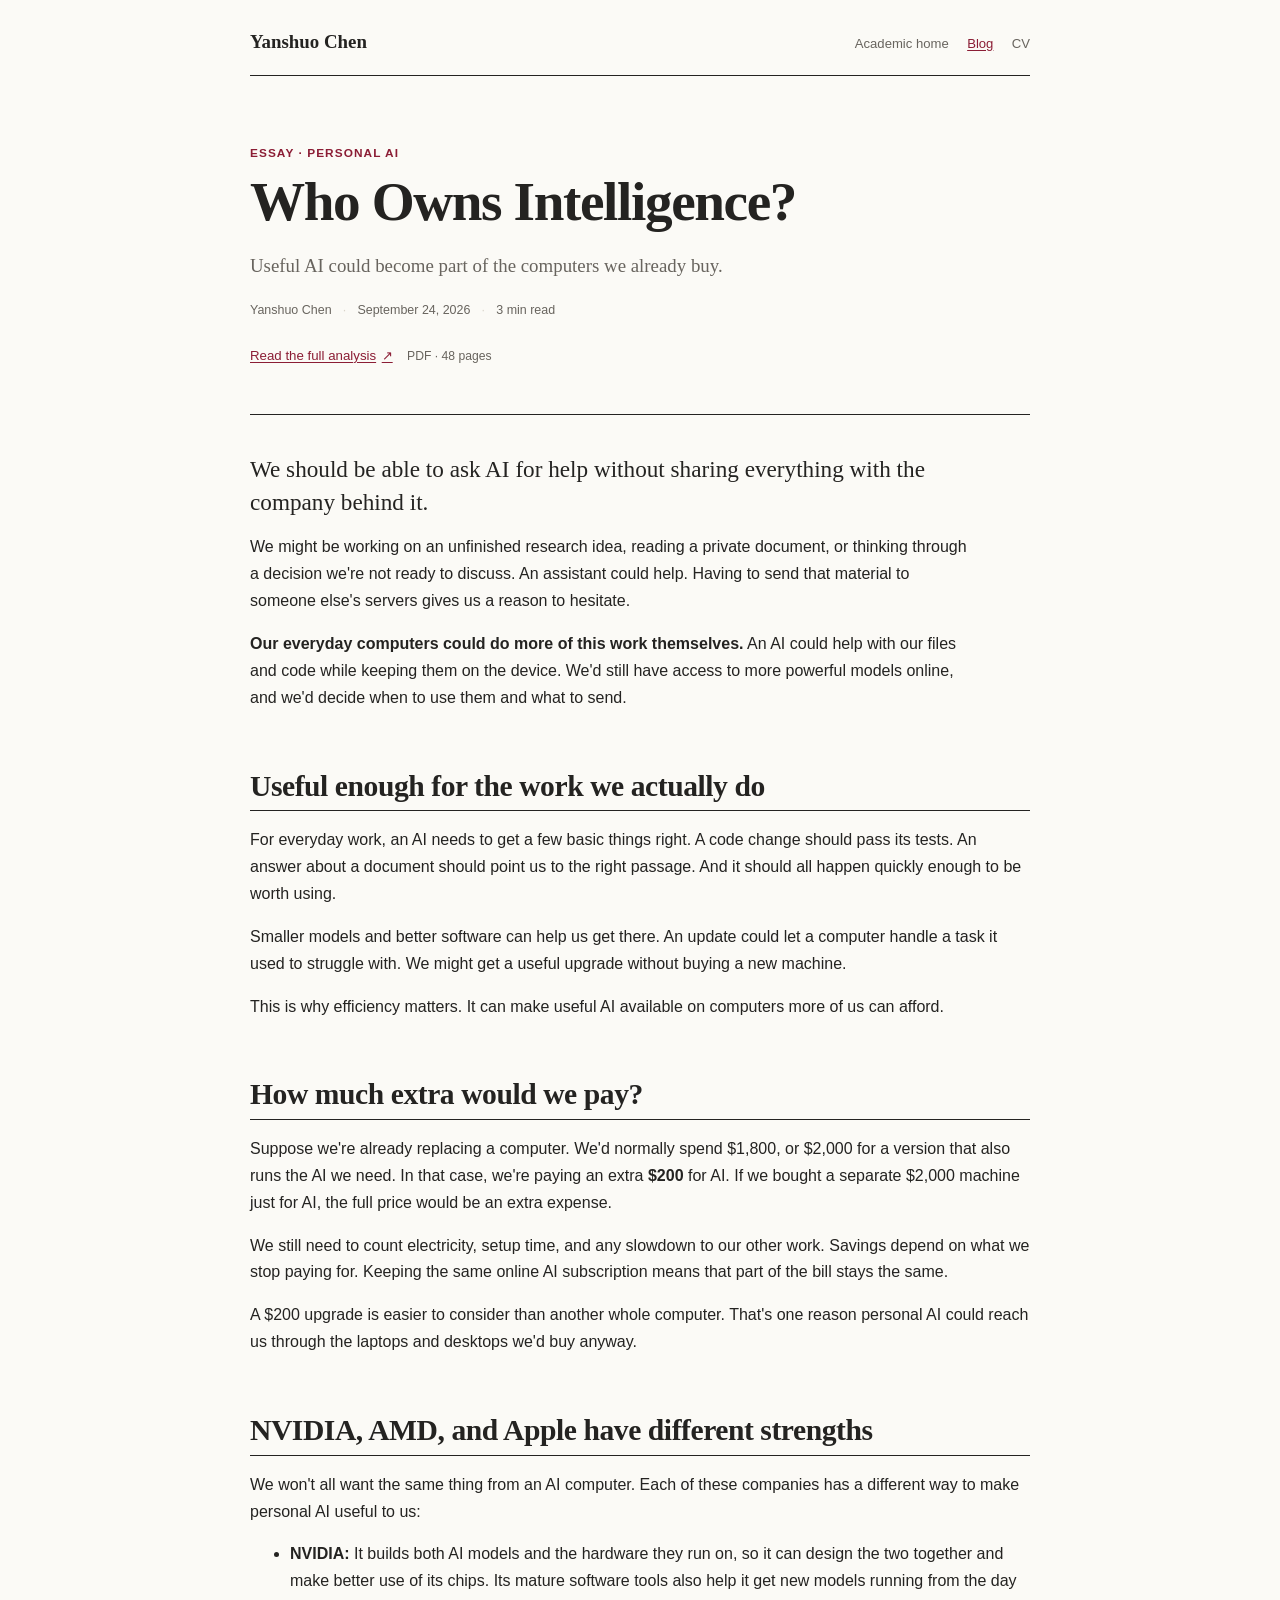
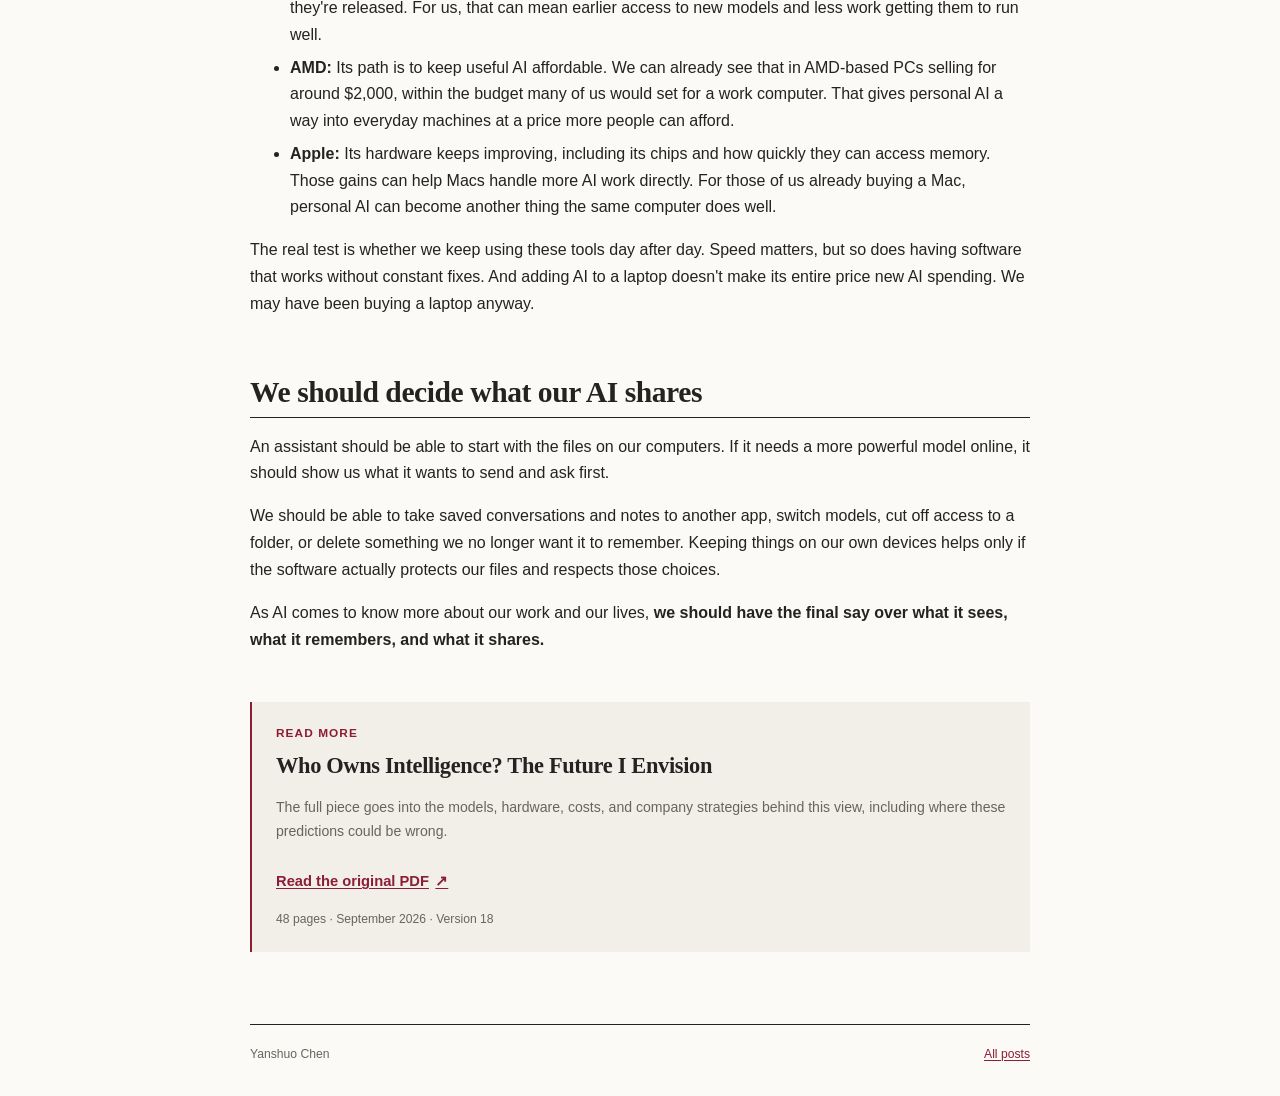
<file: blog/who-owns-intelligence.html>
<!doctype html>
<html lang="en">
  <head>
    <meta charset="utf-8">
    <meta name="viewport" content="width=device-width, initial-scale=1">
    <meta name="description" content="What AI on our own computers could mean for our work, our spending, and our control over personal data.">
    <link rel="canonical" href="https://chenyanshuo.com/blog/who-owns-intelligence.html">
    <meta name="author" content="Yanshuo Chen">
    <meta name="theme-color" content="#fbfaf6">
    <title>Who Owns Intelligence? — Yanshuo Chen</title>
    <link rel="icon" href="../assets/favicon.svg" type="image/svg+xml">
    <link rel="stylesheet" href="../css/blog.css?v=7">
  </head>
  <body>
    <a class="skip-link" href="#content">Skip to content</a>

    <header class="site-header">
      <a class="site-name" href="../index.html">Yanshuo Chen</a>
      <nav aria-label="Primary navigation">
        <a href="../index.html">Academic home</a>
        <a aria-current="page" href="../blog.html">Blog</a>
        <a href="../assets/yanshuo-chen-cv-public.pdf?v=2026-09-27-r2" target="_blank" rel="noreferrer" aria-label="Curriculum vitae (PDF, updated September 2026)">CV</a>
      </nav>
    </header>

    <main class="article-shell" id="content" tabindex="-1">
      <article>
        <header class="article-header">
          <p class="eyebrow">Essay · Personal AI</p>
          <h1>Who Owns Intelligence?</h1>
          <p class="dek">Useful AI could become part of the computers we already buy.</p>
          <p class="article-meta">
            <span>Yanshuo Chen</span>
            <span><time datetime="2026-09-24">September 24, 2026</time></span>
            <span>3 min read</span>
          </p>
          <p class="article-source"><a href="../assets/who-owns-intelligence-en-v18.pdf" type="application/pdf" target="_blank" rel="noreferrer">Read the full analysis <span aria-hidden="true">↗</span></a> <span>PDF · 48 pages</span></p>
        </header>

        <div class="article-body essay-body">
          <p class="essay-opening">We should be able to ask AI for help without sharing everything with the company behind it.</p>
          <p>
            We might be working on an unfinished research idea, reading a private document, or thinking through a decision we're not ready to discuss. An assistant could help. Having to send that material to someone else's servers gives us a reason to hesitate.
          </p>
          <p>
            <strong>Our everyday computers could do more of this work themselves.</strong> An AI could help with our files and code while keeping them on the device. We'd still have access to more powerful models online, and we'd decide when to use them and what to send.
          </p>

          <section aria-labelledby="model-update">
            <h2 id="model-update">Useful enough for the work we actually do</h2>
            <p>
              For everyday work, an AI needs to get a few basic things right. A code change should pass its tests. An answer about a document should point us to the right passage. And it should all happen quickly enough to be worth using.
            </p>
            <p>
              Smaller models and better software can help us get there. An update could let a computer handle a task it used to struggle with. We might get a useful upgrade without buying a new machine.
            </p>
            <p>
              This is why efficiency matters. It can make useful AI available on computers more of us can afford.
            </p>
          </section>

          <section aria-labelledby="incremental-cost">
            <h2 id="incremental-cost">How much extra would we pay?</h2>
            <p>
              Suppose we're already replacing a computer. We'd normally spend $1,800, or $2,000 for a version that also runs the AI we need. In that case, we're paying an extra <strong>$200</strong> for AI. If we bought a separate $2,000 machine just for AI, the full price would be an extra expense.
            </p>
            <p>
              We still need to count electricity, setup time, and any slowdown to our other work. Savings depend on what we stop paying for. Keeping the same online AI subscription means that part of the bill stays the same.
            </p>
            <p>
              A $200 upgrade is easier to consider than another whole computer. That's one reason personal AI could reach us through the laptops and desktops we'd buy anyway.
            </p>
          </section>

          <section aria-labelledby="platforms">
            <h2 id="platforms">NVIDIA, AMD, and Apple have different strengths</h2>
            <p>
              We won't all want the same thing from an AI computer. Each of these companies has a different way to make personal AI useful to us:
            </p>
            <ul>
              <li><strong>NVIDIA:</strong> It builds both AI models and the hardware they run on, so it can design the two together and make better use of its chips. Its mature software tools also help it get new models running from the day they're released. For us, that can mean earlier access to new models and less work getting them to run well.</li>
              <li><strong>AMD:</strong> Its path is to keep useful AI affordable. We can already see that in AMD-based PCs selling for around $2,000, within the budget many of us would set for a work computer. That gives personal AI a way into everyday machines at a price more people can afford.</li>
              <li><strong>Apple:</strong> Its hardware keeps improving, including its chips and how quickly they can access memory. Those gains can help Macs handle more AI work directly. For those of us already buying a Mac, personal AI can become another thing the same computer does well.</li>
            </ul>
            <p>
              The real test is whether we keep using these tools day after day. Speed matters, but so does having software that works without constant fixes. And adding AI to a laptop doesn't make its entire price new AI spending. We may have been buying a laptop anyway.
            </p>
          </section>

          <section aria-labelledby="control">
            <h2 id="control">We should decide what our AI shares</h2>
            <p>
              An assistant should be able to start with the files on our computers. If it needs a more powerful model online, it should show us what it wants to send and ask first.
            </p>
            <p>
              We should be able to take saved conversations and notes to another app, switch models, cut off access to a folder, or delete something we no longer want it to remember. Keeping things on our own devices helps only if the software actually protects our files and respects those choices.
            </p>
            <p>
              As AI comes to know more about our work and our lives, <strong>we should have the final say over what it sees, what it remembers, and what it shares.</strong>
            </p>
          </section>

          <aside class="source-card" aria-labelledby="source-title">
            <p class="eyebrow">Read more</p>
            <h2 id="source-title">Who Owns Intelligence? The Future I Envision</h2>
            <p>The full piece goes into the models, hardware, costs, and company strategies behind this view, including where these predictions could be wrong.</p>
            <a href="../assets/who-owns-intelligence-en-v18.pdf" type="application/pdf" target="_blank" rel="noreferrer">Read the original PDF <span aria-hidden="true">↗</span></a>
            <p class="source-meta">48 pages · September 2026 · Version 18</p>
          </aside>
        </div>
      </article>
    </main>

    <footer class="site-footer">
      <span>Yanshuo Chen</span>
      <a href="../blog.html">All posts</a>
    </footer>
  </body>
</html>
</file>
<file: css/proposal.css>
:root {
  --page: #fbfaf6;
  --surface: #f2efe8;
  --accent-soft: #f1e7e8;
  --text: #242321;
  --muted: #68645e;
  --rule: #ddd8ce;
  --accent: #8b1d35;
  --serif: "Iowan Old Style", "Palatino Linotype", Palatino, Georgia, serif;
  --sans: -apple-system, BlinkMacSystemFont, "Segoe UI", Helvetica, Arial, sans-serif;
}

* {
  box-sizing: border-box;
}

[hidden] {
  display: none !important;
}

.sr-only {
  position: absolute;
  width: 1px;
  height: 1px;
  padding: 0;
  overflow: hidden;
  clip-path: inset(50%);
  white-space: nowrap;
  border: 0;
}

html {
  scroll-behavior: smooth;
  scroll-padding-top: 2rem;
}

body {
  margin: 0;
  background: var(--page);
  color: var(--text);
  font-family: var(--sans);
  font-size: 16px;
  line-height: 1.62;
  -webkit-font-smoothing: antialiased;
  text-rendering: optimizeLegibility;
}

a {
  color: var(--accent);
  text-decoration-thickness: 1px;
  text-underline-offset: 0.16em;
}

a:hover,
a:focus-visible {
  text-decoration-thickness: 2px;
}

:focus-visible {
  outline: 2px solid var(--accent);
  outline-offset: 4px;
}

button {
  font: inherit;
}

.skip-link {
  position: fixed;
  top: 0.75rem;
  left: 0.75rem;
  z-index: 10;
  padding: 0.45rem 0.7rem;
  background: var(--text);
  color: white;
  transform: translateY(-160%);
}

.skip-link:focus {
  transform: translateY(0);
}

.page-shell {
  width: min(calc(100% - 3rem), 1080px);
  margin: 0 auto;
  padding: 2.75rem 0 2.5rem;
  display: grid;
  grid-template-columns: 220px minmax(0, 730px);
  gap: clamp(2rem, 6vw, 4rem);
  justify-content: center;
}

.identity-rail {
  position: sticky;
  top: 2.75rem;
  max-height: calc(100dvh - 5.5rem);
  overflow-y: auto;
  scrollbar-width: thin;
  align-self: start;
  min-width: 0;
}

.identity-heading h1 {
  margin: 0;
  font-family: var(--serif);
  font-size: 2.05rem;
  font-weight: 600;
  letter-spacing: -0.04em;
  line-height: 1.08;
}

.identity-heading p {
  margin: 0.65rem 0 0;
  color: var(--muted);
  font-size: 0.9rem;
  line-height: 1.45;
}

.portrait {
  display: block;
  width: min(176px, 100%);
  height: auto;
  aspect-ratio: 4 / 5;
  margin-top: 1.4rem;
  border: 1px solid var(--rule);
  object-fit: cover;
  object-position: center 38%;
  filter: saturate(0.85);
}

.affiliation {
  margin-top: 1.1rem;
  font-size: 0.86rem;
  line-height: 1.5;
}

.affiliation p {
  margin: 0 0 0.55rem;
}

.profile-links {
  display: grid;
  grid-template-columns: max-content max-content;
  gap: 0.15rem 1.25rem;
  margin-top: 0.85rem;
  font-size: 0.8rem;
}

.profile-links a {
  display: inline-flex;
  align-items: center;
  gap: 0.35rem;
  min-height: 2rem;
  width: fit-content;
}

.file-label {
  color: var(--muted);
  font-size: 0.65rem;
  letter-spacing: 0.04em;
}

.section-nav {
  display: flex;
  flex-direction: column;
  gap: 0.12rem;
  margin-top: 1.15rem;
  padding-top: 0.9rem;
  border-top: 1px solid var(--rule);
  font-size: 0.8rem;
}

.section-nav a {
  display: flex;
  align-items: center;
  gap: 0.45rem;
  min-height: 2rem;
  padding: 0.15rem 0.7rem;
  border-left: 2px solid transparent;
  color: var(--muted);
  text-decoration: none;
}

.section-nav a:hover,
.section-nav a:focus-visible {
  color: var(--accent);
  text-decoration: underline;
}

.section-nav a[aria-current="location"] {
  border-color: var(--accent);
  background: var(--accent-soft);
  color: var(--accent);
  font-weight: 600;
}

.content {
  width: 100%;
  max-width: 730px;
  min-width: 0;
}

.interests dd,
.news-list span,
.publication > div {
  min-width: 0;
}

.section {
  margin-bottom: 3.1rem;
  scroll-margin-top: 1rem;
}

.section h2 {
  margin: 0 0 1.15rem;
  padding-bottom: 0.42rem;
  border-bottom: 1px solid var(--text);
  font-family: var(--serif);
  font-size: 1.72rem;
  font-weight: 600;
  letter-spacing: -0.015em;
  line-height: 1.2;
}

.about .lead {
  margin: 1.1rem 0 0;
  font-size: 1.08rem;
  line-height: 1.62;
}

.about .bio {
  margin: 0.9rem 0 0;
  color: var(--muted);
  font-size: 0.92rem;
}

.eyebrow {
  margin: 0 0 0.65rem;
  color: var(--muted);
  font-size: 0.69rem;
  font-weight: 600;
  letter-spacing: 0.09em;
  text-transform: uppercase;
}

.about h2 {
  margin: 0;
  padding: 0;
  border: 0;
  font-size: clamp(2.25rem, 3.7vw, 3rem);
  letter-spacing: -0.035em;
  line-height: 1.12;
}

.research-headline {
  display: grid;
  grid-template-columns: repeat(2, minmax(0, 1fr));
  gap: 1.75rem;
}

.focus-direction {
  min-width: 0;
}

.focus-direction + .focus-direction {
  padding-left: 1.75rem;
  border-left: 1px solid var(--rule);
}

.focus-line {
  display: block;
}

.focus-keyword {
  color: var(--accent);
}

.vision-statement {
  margin-top: 0.65rem;
  scroll-margin-top: 1rem;
}

summary {
  width: fit-content;
  padding: 0.5rem 0;
  color: var(--accent);
  font-size: 0.84rem;
  cursor: pointer;
}

summary::marker {
  font-size: 0.75em;
}

summary:hover {
  text-decoration: underline;
  text-underline-offset: 0.2em;
}

.vision-statement p {
  margin: 0.55rem 0 1rem;
  padding-left: 1rem;
  border-left: 2px solid var(--accent);
  color: var(--muted);
  font-size: 0.92rem;
}

.interests {
  display: grid;
  grid-template-columns: repeat(2, minmax(0, 1fr));
  gap: 1.75rem;
  margin: 1.4rem 0 0;
  border-top: 1px solid var(--rule);
  border-bottom: 1px solid var(--rule);
}

.interests > div {
  padding: 0.9rem 0;
}

.interests dt {
  margin-bottom: 0.2rem;
  font-size: 0.86rem;
  font-weight: 650;
}

.interests dd {
  margin: 0;
  color: var(--muted);
  font-size: 0.85rem;
  line-height: 1.6;
}

.latest-note {
  margin-top: 1.25rem;
  padding: 1rem 1.15rem;
  background: var(--surface);
  border-left: 2px solid var(--accent);
}

.latest-note .eyebrow {
  margin-bottom: 0.3rem;
  font-size: 0.63rem;
}

.latest-note h3 {
  margin: 0;
  font-family: var(--serif);
  font-size: 1.15rem;
  line-height: 1.4;
}

.latest-note h3 a {
  color: var(--text);
  text-decoration: none;
}

.latest-note h3 a:hover {
  color: var(--accent);
  text-decoration: underline;
}

.latest-note > p:last-child {
  margin: 0.3rem 0 0;
  color: var(--muted);
  font-size: 0.81rem;
}

.news-archive {
  margin-top: 0.75rem;
  padding-top: 0.4rem;
  border-top: 1px solid var(--rule);
}

.archive-count {
  margin-left: 0.2rem;
  color: var(--muted);
  font-size: 0.75rem;
}

.news-list {
  margin: 0;
  padding: 0;
  list-style: none;
}

.news-list li {
  display: grid;
  grid-template-columns: 96px minmax(0, 1fr);
  gap: 1.25rem;
  padding: 0.55rem 0;
}

.news-list time,
.publication-year {
  color: var(--muted);
  font-size: 0.78rem;
  font-variant-numeric: tabular-nums;
}

.section-title-row {
  display: flex;
  align-items: baseline;
  justify-content: space-between;
  gap: 1rem;
  flex-wrap: wrap;
  border-bottom: 1px solid var(--text);
}

.section-title-row h2 {
  margin-bottom: 0;
  border: 0;
}

.section-title-row > a {
  flex: 0 0 auto;
  font-size: 0.78rem;
  margin-bottom: 0.5rem;
}

.publication-meta {
  display: flex;
  justify-content: space-between;
  flex-wrap: wrap;
  gap: 0.35rem 1rem;
  margin-top: 0.75rem;
}

.publication-note,
.publication-count {
  margin: 0;
  color: var(--muted);
  font-size: 0.76rem;
}

.publication-filters {
  display: flex;
  flex-wrap: wrap;
  gap: 0.4rem;
  margin-top: 1rem;
}

.publication-filters button {
  min-height: 2.5rem;
  padding: 0.4rem 0.8rem;
  border: 1px solid var(--rule);
  border-radius: 3px;
  background: transparent;
  color: var(--muted);
  font-size: 0.78rem;
  cursor: pointer;
}

.publication-filters button:hover {
  border-color: var(--accent);
  color: var(--accent);
}

.publication-filters button[aria-pressed="true"] {
  border-color: var(--accent);
  background: var(--accent);
  color: white;
}

.publication-list {
  margin: 0;
  padding: 0;
  list-style: none;
}

.publication {
  display: grid;
  grid-template-columns: 42px minmax(0, 1fr);
  gap: 1.1rem;
  padding: 1.35rem 0 1.45rem;
  border-bottom: 1px solid var(--rule);
}

.publication h3 {
  margin: 0;
  font-family: var(--serif);
  font-size: 1.12rem;
  font-weight: 600;
  line-height: 1.35;
  overflow-wrap: anywhere;
}

.publication h3 a {
  color: var(--text);
  text-decoration: none;
}

.publication h3 a:hover {
  color: var(--accent);
  text-decoration: underline;
}

.publication p {
  margin: 0.28rem 0 0;
}

.authors {
  color: var(--muted);
  font-size: 0.88rem;
  overflow-wrap: anywhere;
}

.authors strong {
  color: var(--text);
}

.venue {
  color: var(--muted);
  font-size: 0.84rem;
  overflow-wrap: anywhere;
}

.venue a {
  margin-left: 0.1rem;
  white-space: nowrap;
}

.recognition {
  display: inline-block;
  margin-inline: 0.3rem;
  padding: 0.03rem 0.35rem;
  background: var(--accent-soft);
  color: var(--accent);
  font-size: 0.7rem;
  font-weight: 650;
  line-height: 1.6;
  vertical-align: 0.05rem;
}

.summary {
  padding-left: 0.72rem;
  border-left: 2px solid var(--rule);
  color: var(--muted);
  font-size: 0.83rem;
}

.page-footer {
  display: flex;
  justify-content: space-between;
  gap: 1rem;
  padding-top: 1rem;
  border-top: 1px solid var(--text);
  color: var(--muted);
  font-size: 0.76rem;
}

.record-list {
  margin: 0;
  padding: 0;
  list-style: none;
  border-top: 1px solid var(--rule);
}

.record-list li {
  display: grid;
  grid-template-columns: 1fr auto;
  gap: 1.5rem;
  padding: 0.9rem 0;
  border-bottom: 1px solid var(--rule);
}

.record-list time,
.education-list time,
.record-date {
  color: var(--muted);
  font-size: 0.78rem;
  font-variant-numeric: tabular-nums;
  white-space: nowrap;
}

.experience-list strong,
.experience-list span {
  display: block;
}

.experience-list span {
  color: var(--muted);
}

.education-list {
  margin: 0;
  padding: 0;
  border-top: 1px solid var(--rule);
  list-style: none;
}

.education-list > li {
  display: grid;
  grid-template-columns: minmax(0, 1fr) auto;
  gap: 1.5rem;
  padding: 0.9rem 0;
  border-bottom: 1px solid var(--rule);
}

.education-list strong,
.education-list span {
  display: block;
}

.education-list span {
  color: var(--muted);
}

@media (max-width: 860px) {
  html {
    scroll-padding-top: 1rem;
  }

  .page-shell {
    width: min(calc(100% - 2rem), 680px);
    padding-top: 1.5rem;
    display: block;
  }

  .identity-rail {
    position: static;
    max-height: none;
    overflow: visible;
    display: grid;
    grid-template-columns: minmax(0, 1fr) 132px;
    column-gap: 1.25rem;
    padding-bottom: 1rem;
    border-bottom: 1px solid var(--text);
  }

  .portrait {
    grid-column: 2;
    grid-row: 1 / span 2;
    width: 132px;
    margin: 0;
  }

  .affiliation {
    grid-column: 1;
    margin-top: 1rem;
  }

  .profile-links,
  .section-nav {
    display: flex;
    grid-column: 1 / -1;
    flex-direction: row;
    flex-wrap: wrap;
    gap: 0.35rem 1rem;
  }

  .profile-links a,
  .section-nav a {
    display: inline-flex;
    min-height: 2rem;
    align-items: center;
  }

  .section-nav {
    margin-top: 0.8rem;
    padding-top: 0.6rem;
    gap: 0.1rem 0.3rem;
  }

  .section-nav a {
    padding: 0.2rem 0.5rem;
    border-left: 0;
    border-bottom: 2px solid transparent;
  }

  .content {
    padding-top: 2rem;
  }

  .section {
    margin-bottom: 3.1rem;
  }
}

@media (max-width: 520px) {
  .identity-rail {
    grid-template-columns: minmax(0, 1fr) 96px;
    column-gap: 1rem;
  }

  .identity-heading h1 {
    font-size: 1.85rem;
  }

  .portrait {
    width: 96px;
  }

  .identity-heading p {
    font-size: 0.8rem;
  }

  .affiliation {
    font-size: 0.8rem;
    margin-top: 0.65rem;
  }

  .profile-links a,
  .section-nav a {
    min-height: 2.75rem;
  }

  .news-list li,
  .publication {
    grid-template-columns: 1fr;
    gap: 0.25rem;
  }

  .about h2 {
    font-size: clamp(1.75rem, 8.2vw, 2.5rem);
  }

  .research-headline {
    grid-template-columns: 1fr;
    gap: 0.45rem;
  }

  .focus-direction + .focus-direction {
    padding-left: 0;
    border-left: 0;
  }

  .focus-line {
    display: inline;
  }

  .interests {
    grid-template-columns: 1fr;
    gap: 0;
  }

  .interests > div + div {
    border-top: 1px solid var(--rule);
  }

  summary,
  .publication-filters button {
    min-height: 2.75rem;
  }

  .news-list li {
    padding: 0.72rem 0;
  }

  .publication {
    padding: 1.2rem 0 1.35rem;
  }

  .publication-year {
    font-weight: 650;
  }

  .venue a {
    display: inline-flex;
    min-height: 2.5rem;
    align-items: center;
  }

  .section-title-row {
    display: block;
    padding-bottom: 0.65rem;
  }

  .section-title-row > a {
    display: inline-flex;
    align-items: center;
    min-height: 2rem;
    margin-bottom: 0;
  }

  .record-list li,
  .education-list > li {
    grid-template-columns: 1fr;
    gap: 0.18rem;
  }

  .section-title-row h2 {
    padding-bottom: 0.25rem;
  }

  .page-footer {
    flex-direction: column;
  }
}

@media (prefers-reduced-motion: reduce) {
  html {
    scroll-behavior: auto;
  }
}

@media print {
  .identity-rail {
    position: static;
    max-height: none;
    overflow: visible;
  }

  .section-nav,
  .publication-filters,
  .publication-count,
  .skip-link,
  .page-footer a {
    display: none;
  }

  .page-shell {
    display: block;
    width: 100%;
    padding: 0;
  }

  .portrait {
    width: 90px;
  }

  .content {
    max-width: none;
  }

  .publication[hidden] {
    display: grid !important;
  }

  .publication,
  .record-list li,
  .education-list li {
    break-inside: avoid;
  }

  body {
    background: white;
  }
}
</file>
<file: css/blog.css>
:root {
  --page: #fbfaf6;
  --surface: #f2efe8;
  --text: #242321;
  --muted: #68645e;
  --rule: #d9d4ca;
  --accent: #8b1d35;
  --serif: "Iowan Old Style", "Palatino Linotype", Palatino, Georgia, serif;
  --sans: -apple-system, BlinkMacSystemFont, "Segoe UI", Helvetica, Arial, sans-serif;
  --mono: "SFMono-Regular", Consolas, "Liberation Mono", monospace;
}

* {
  box-sizing: border-box;
}

html {
  scroll-behavior: smooth;
  scroll-padding-top: 1.5rem;
}

body {
  margin: 0;
  background: var(--page);
  color: var(--text);
  font-family: var(--sans);
  font-size: 16px;
  line-height: 1.68;
  -webkit-font-smoothing: antialiased;
  text-rendering: optimizeLegibility;
}

a {
  color: var(--accent);
  text-decoration-thickness: 1px;
  text-underline-offset: 0.16em;
}

a:hover,
a:focus-visible {
  text-decoration-thickness: 2px;
}

:focus-visible {
  outline: 2px solid var(--accent);
  outline-offset: 4px;
}

@media (prefers-reduced-motion: reduce) {
  html {
    scroll-behavior: auto;
  }
}

.skip-link {
  position: fixed;
  top: 0.75rem;
  left: 0.75rem;
  z-index: 20;
  padding: 0.45rem 0.7rem;
  background: var(--text);
  color: white;
  transform: translateY(-160%);
}

.skip-link:focus {
  transform: translateY(0);
}

.site-header,
.site-footer,
.blog-index,
.article-shell {
  width: min(calc(100% - 3rem), 780px);
  margin-inline: auto;
}

.site-header {
  display: flex;
  align-items: baseline;
  justify-content: space-between;
  gap: 1.5rem;
  padding: 1.6rem 0 1.1rem;
  border-bottom: 1px solid var(--text);
}

.site-name {
  color: var(--text);
  font-family: var(--serif);
  font-size: 1.18rem;
  font-weight: 600;
  text-decoration: none;
}

.site-header nav {
  display: flex;
  flex-wrap: wrap;
  justify-content: flex-end;
  gap: 0.35rem 1.15rem;
  font-size: 0.82rem;
}

.site-header nav a {
  color: var(--muted);
  text-decoration: none;
}

.site-header nav a:hover,
.site-header nav a:focus-visible,
.site-header nav a[aria-current="page"] {
  color: var(--accent);
  text-decoration: underline;
}

.blog-index {
  padding: 5rem 0 4rem;
}

.index-intro {
  max-width: 710px;
}

.eyebrow {
  margin: 0 0 0.45rem;
  color: var(--accent);
  font-size: 0.74rem;
  font-weight: 700;
  letter-spacing: 0.09em;
  text-transform: uppercase;
}

.index-intro h1,
.article-header h1 {
  margin: 0;
  font-family: var(--serif);
  font-weight: 600;
  letter-spacing: -0.025em;
  line-height: 1.12;
}

.index-intro h1 {
  font-size: clamp(2.25rem, 7vw, 3.5rem);
}

.index-intro > p:last-child {
  max-width: 670px;
  margin: 1.25rem 0 0;
  color: var(--muted);
  font-family: var(--serif);
  font-size: 1.16rem;
}

.post-archive {
  margin-top: 4.5rem;
}

.post-archive > h2 {
  margin: 0;
  padding-bottom: 0.5rem;
  border-bottom: 1px solid var(--text);
  font-family: var(--serif);
  font-size: 1.5rem;
}

.post-entry {
  padding: 1.6rem 0 1.75rem;
  border-bottom: 1px solid var(--rule);
}

.post-entry time,
.article-meta,
.update-note,
.figure-note {
  color: var(--muted);
  font-size: 0.78rem;
  font-variant-numeric: tabular-nums;
}

.post-entry h3 {
  margin: 0.35rem 0 0;
  font-family: var(--serif);
  font-size: 1.55rem;
  line-height: 1.28;
}

.post-entry p {
  max-width: 690px;
  margin: 0.65rem 0 0;
  color: var(--muted);
}

.post-entry .post-hook {
  color: var(--text);
  font-family: var(--serif);
  font-size: 1.17rem;
  line-height: 1.5;
}

.post-links {
  display: flex;
  flex-wrap: wrap;
  gap: 0.5rem 1.5rem;
  margin-top: 1rem;
  font-size: 0.83rem;
}

.post-links a {
  display: inline-flex;
  align-items: center;
  flex-wrap: wrap;
  gap: 0.4rem;
  min-height: 2.75rem;
}

.link-meta {
  color: var(--muted);
  font-size: 0.75rem;
}

.entry-results {
  display: grid;
  grid-template-columns: repeat(4, minmax(0, 1fr));
  margin: 1.15rem 0 0;
  border-top: 1px solid var(--text);
  border-bottom: 1px solid var(--rule);
}

.entry-results > div {
  min-width: 0;
  padding: 0.75rem 0.8rem;
  border-left: 1px solid var(--rule);
}

.entry-results > div:first-child {
  padding-left: 0;
  border-left: 0;
}

.entry-results dt {
  color: var(--muted);
  font-size: 0.68rem;
  letter-spacing: 0.04em;
  text-transform: uppercase;
}

.entry-results dd {
  margin: 0.2rem 0 0;
  font-family: var(--serif);
  font-size: 1.13rem;
  font-variant-numeric: tabular-nums;
  line-height: 1.2;
}

.post-entry .entry-result-note {
  margin-top: 0.45rem;
  font-size: 0.72rem;
}

.tag-list {
  display: flex;
  flex-wrap: wrap;
  gap: 0.35rem 1rem;
  margin: 0.8rem 0 0;
  padding: 0;
  color: var(--muted);
  font-size: 0.76rem;
  list-style: none;
}

.tag-list li::before {
  content: "#";
  color: var(--accent);
}

.article-shell {
  padding: 4.25rem 0 4.5rem;
}

.article-header {
  padding-bottom: 2.25rem;
  border-bottom: 1px solid var(--text);
}

.article-header h1 {
  max-width: 760px;
  font-size: clamp(2.2rem, 6vw, 3.45rem);
}

.dek {
  max-width: 720px;
  margin: 1.15rem 0 0;
  color: var(--muted);
  font-family: var(--serif);
  font-size: 1.18rem;
  line-height: 1.58;
}

.article-meta {
  display: flex;
  flex-wrap: wrap;
  gap: 0.25rem 0.7rem;
  margin: 1.2rem 0 0;
}

.article-meta span + span::before {
  content: "·";
  margin-right: 0.7rem;
  color: var(--rule);
}

.update-note {
  margin: 1rem 0 0;
  padding-left: 0.8rem;
  border-left: 2px solid var(--accent);
}

.article-source {
  display: flex;
  flex-wrap: wrap;
  align-items: baseline;
  gap: 0.3rem 0.9rem;
  margin: 0.8rem 0 0;
  font-size: 0.83rem;
}

.article-source > span {
  color: var(--muted);
  font-size: 0.76rem;
}

.article-source a {
  display: inline-flex;
  align-items: center;
  gap: 0.35rem;
  min-height: 2.75rem;
}

.article-body {
  padding-top: 2.4rem;
}

.article-body > p,
.article-body > ul,
.article-body > ol,
.article-body > blockquote {
  max-width: 720px;
}

.article-body p {
  margin: 1rem 0;
}

.essay-body .essay-opening {
  margin-top: 0;
  font-family: var(--serif);
  font-size: 1.45rem;
  line-height: 1.4;
}

.source-card {
  margin-top: 3rem;
  padding: 1.4rem 1.5rem;
  border-left: 2px solid var(--accent);
  background: var(--surface);
}

.article-body .source-card .eyebrow {
  margin: 0 0 0.5rem;
}

.article-body .source-card h2 {
  margin: 0;
  padding: 0;
  border: 0;
  font-size: 1.4rem;
}

.source-card > p:not(.eyebrow) {
  color: var(--muted);
  font-size: 0.88rem;
}

.source-card > a {
  display: inline-flex;
  align-items: center;
  gap: 0.4rem;
  min-height: 2.75rem;
  font-size: 0.92rem;
  font-weight: 600;
}

.article-body .source-card .source-meta {
  margin: 0.35rem 0 0;
  font-size: 0.76rem;
}

.article-body .measurement-note {
  max-width: none;
  margin: 0 0 2rem;
  padding: 0.9rem 1rem;
  border-left: 2px solid var(--accent);
  background: var(--surface);
  color: var(--muted);
  font-size: 0.86rem;
}

.measurement-note strong {
  color: var(--text);
}

.article-body h2,
.article-body h3 {
  scroll-margin-top: 1.5rem;
  font-family: var(--serif);
  font-weight: 600;
  line-height: 1.25;
}

.article-body h2 {
  margin: 3.5rem 0 1rem;
  padding-bottom: 0.35rem;
  border-bottom: 1px solid var(--text);
  font-size: 1.85rem;
  letter-spacing: -0.015em;
}

.article-body h3 {
  margin: 2.2rem 0 0.7rem;
  font-size: 1.3rem;
}

.article-body li + li {
  margin-top: 0.35rem;
}

.article-body code {
  font-family: var(--mono);
  font-size: 0.88em;
}

.article-body :not(pre) > code {
  padding: 0.08em 0.28em;
  background: var(--surface);
  overflow-wrap: anywhere;
}

pre {
  margin: 1.2rem 0;
  padding: 1rem 1.1rem;
  overflow-x: auto;
  border: 1px solid var(--rule);
  background: var(--surface);
  font-family: var(--mono);
  font-size: 0.82rem;
  line-height: 1.55;
}

pre code {
  font-size: inherit;
}

pre.formula {
  white-space: pre-wrap;
  overflow-wrap: anywhere;
}

.toc {
  margin: 0 0 2.4rem;
  padding: 0.85rem 0;
  border-top: 1px solid var(--rule);
  border-bottom: 1px solid var(--rule);
}

.toc summary {
  cursor: pointer;
  font-family: var(--serif);
  font-weight: 600;
}

.toc ol {
  margin: 0.7rem 0 0;
  padding-left: 1.3rem;
  columns: 2;
  column-gap: 2rem;
  font-size: 0.86rem;
}

.toc li {
  break-inside: avoid;
  margin: 0.18rem 0;
}

.key-results {
  display: grid;
  grid-template-columns: repeat(3, minmax(0, 1fr));
  margin: 1.6rem 0;
  padding: 1.05rem 0;
  border-top: 1px solid var(--text);
  border-bottom: 1px solid var(--text);
}

.key-results > div {
  min-width: 0;
  padding: 0 1rem;
  border-left: 1px solid var(--rule);
}

.key-results > div:first-child {
  padding-left: 0;
  border-left: 0;
}

.key-results dt {
  color: var(--muted);
  font-size: 0.73rem;
  text-transform: uppercase;
  letter-spacing: 0.05em;
}

.key-results dd {
  margin: 0.25rem 0 0;
  font-family: var(--serif);
  font-size: 1.35rem;
  font-variant-numeric: tabular-nums;
  line-height: 1.25;
}

.table-wrap {
  max-width: 100%;
  margin: 1.25rem 0;
  overflow-x: auto;
  border-top: 1px solid var(--text);
  -webkit-overflow-scrolling: touch;
}

table {
  width: 100%;
  min-width: 620px;
  border-collapse: collapse;
  font-size: 0.82rem;
  line-height: 1.45;
  font-variant-numeric: tabular-nums;
}

table.story-table {
  min-width: 0;
  table-layout: fixed;
}

.story-table th:not(:first-child),
.story-table td:not(:first-child) {
  text-align: left;
  white-space: normal;
}

.story-table.numeric th:last-child,
.story-table.numeric td:last-child {
  text-align: right;
}

.story-table.numeric td:last-child {
  white-space: nowrap;
}

.story-table-copy th:first-child,
.story-table-copy td:first-child {
  width: 34%;
}

th,
td {
  padding: 0.62rem 0.55rem;
  border-bottom: 1px solid var(--rule);
  text-align: left;
  vertical-align: top;
}

th {
  font-weight: 650;
}

td:not(:first-child),
th:not(:first-child) {
  text-align: right;
  white-space: nowrap;
}

.note {
  margin: 1.3rem 0;
  padding: 0.8rem 1rem;
  border-left: 2px solid var(--accent);
  background: color-mix(in srgb, var(--surface) 70%, transparent);
}

.note strong {
  font-family: var(--serif);
}

.architecture {
  margin: 1.4rem 0;
  padding: 1rem;
  border: 1px solid var(--rule);
  background: var(--surface);
}

.architecture > div {
  display: grid;
  grid-template-columns: repeat(4, minmax(0, 1fr));
  gap: 0.35rem;
}

.architecture span,
.architecture strong {
  padding: 0.55rem 0.4rem;
  border: 1px solid var(--rule);
  background: var(--page);
  font-size: 0.72rem;
  letter-spacing: 0.04em;
  text-align: center;
  text-transform: uppercase;
}

.architecture strong {
  border-color: color-mix(in srgb, var(--accent) 50%, var(--rule));
  color: var(--accent);
}

.architecture p {
  margin: 0.65rem 0 0;
  color: var(--muted);
  font-size: 0.78rem;
  text-align: center;
}

caption {
  padding: 0.55rem 0;
  color: var(--muted);
  font-family: var(--serif);
  font-size: 0.88rem;
  text-align: left;
}

tbody th[scope="row"] {
  width: 36%;
  font-weight: 600;
  text-align: left;
}

tbody th[scope="row"] + td {
  text-align: left;
  white-space: normal;
}

blockquote {
  margin: 1.3rem 0;
  padding-left: 1rem;
  border-left: 2px solid var(--rule);
  color: var(--muted);
  font-family: var(--serif);
  font-size: 1.06rem;
}

.references {
  padding-left: 1.35rem;
  font-size: 0.86rem;
}

.citation-box {
  margin-top: 1.25rem;
}

.article-end {
  margin-top: 3.5rem;
  padding-top: 1rem;
  border-top: 1px solid var(--text);
  color: var(--muted);
  font-size: 0.82rem;
}

.site-footer {
  display: flex;
  justify-content: space-between;
  gap: 1rem;
  padding: 1.2rem 0 2rem;
  border-top: 1px solid var(--text);
  color: var(--muted);
  font-size: 0.76rem;
}

@media (max-width: 620px) {
  .site-header,
  .site-footer,
  .blog-index,
  .article-shell {
    width: min(calc(100% - 2rem), 780px);
  }

  .site-header {
    align-items: flex-start;
  }

  .site-header nav a {
    display: inline-flex;
    min-height: 2.75rem;
    align-items: center;
  }

  .blog-index,
  .article-shell {
    padding-top: 2.8rem;
  }

  .toc ol {
    columns: 1;
  }

  .table-wrap caption {
    position: sticky;
    left: 0;
    width: calc(100vw - 3rem);
    max-width: calc(100vw - 3rem);
    white-space: normal;
  }

  .key-results {
    grid-template-columns: 1fr;
  }

  .entry-results {
    grid-template-columns: repeat(2, minmax(0, 1fr));
  }

  .entry-results > div:nth-child(3) {
    padding-left: 0;
    border-left: 0;
  }

  .entry-results > div:nth-child(n + 3) {
    border-top: 1px solid var(--rule);
  }

  .key-results > div,
  .key-results > div:first-child {
    padding: 0.7rem 0;
    border-top: 1px solid var(--rule);
    border-left: 0;
  }

  .key-results > div:first-child {
    padding-top: 0;
    border-top: 0;
  }

  .article-meta {
    display: block;
  }

  .article-meta span {
    display: block;
  }

  .article-meta span + span::before {
    content: none;
  }

  .site-footer {
    flex-direction: column;
  }
}

@media print {
  body {
    background: white;
  }

  .site-header nav,
  .toc,
  .site-footer {
    display: none;
  }
}
</file>
